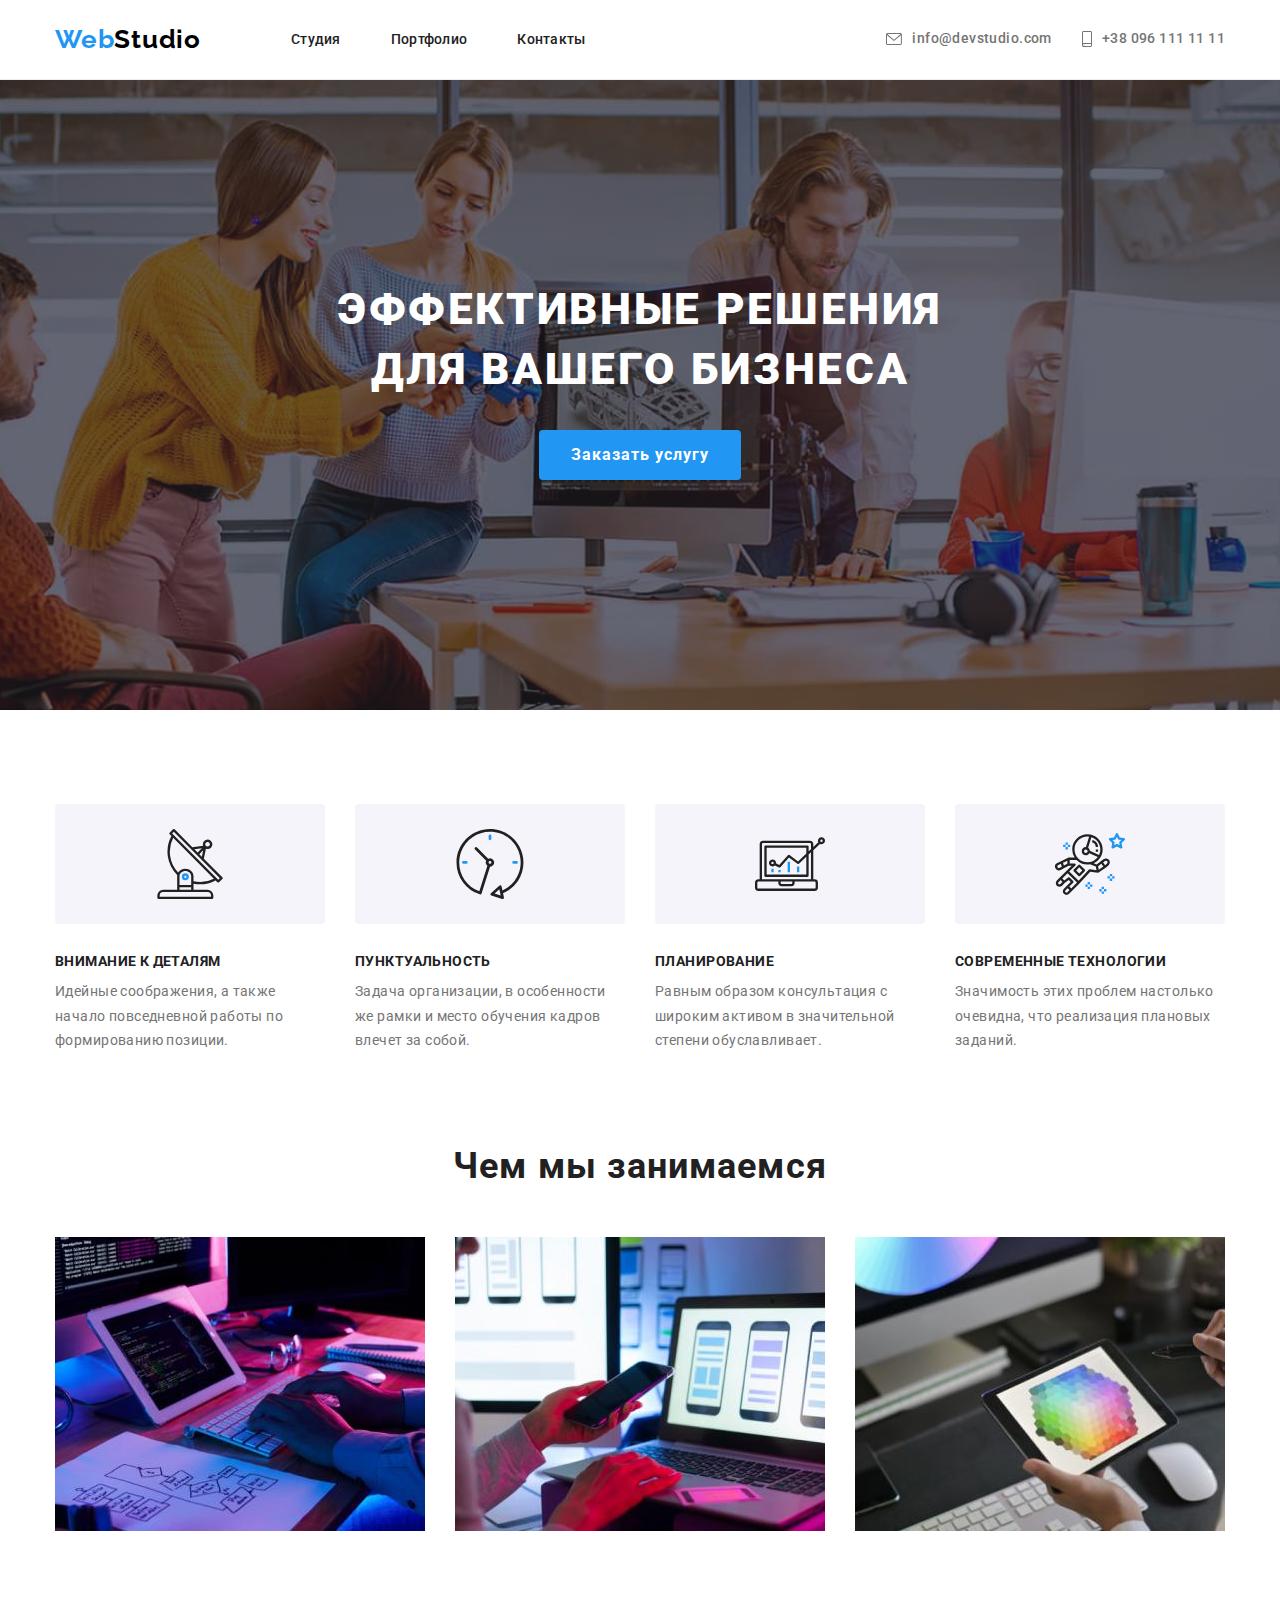
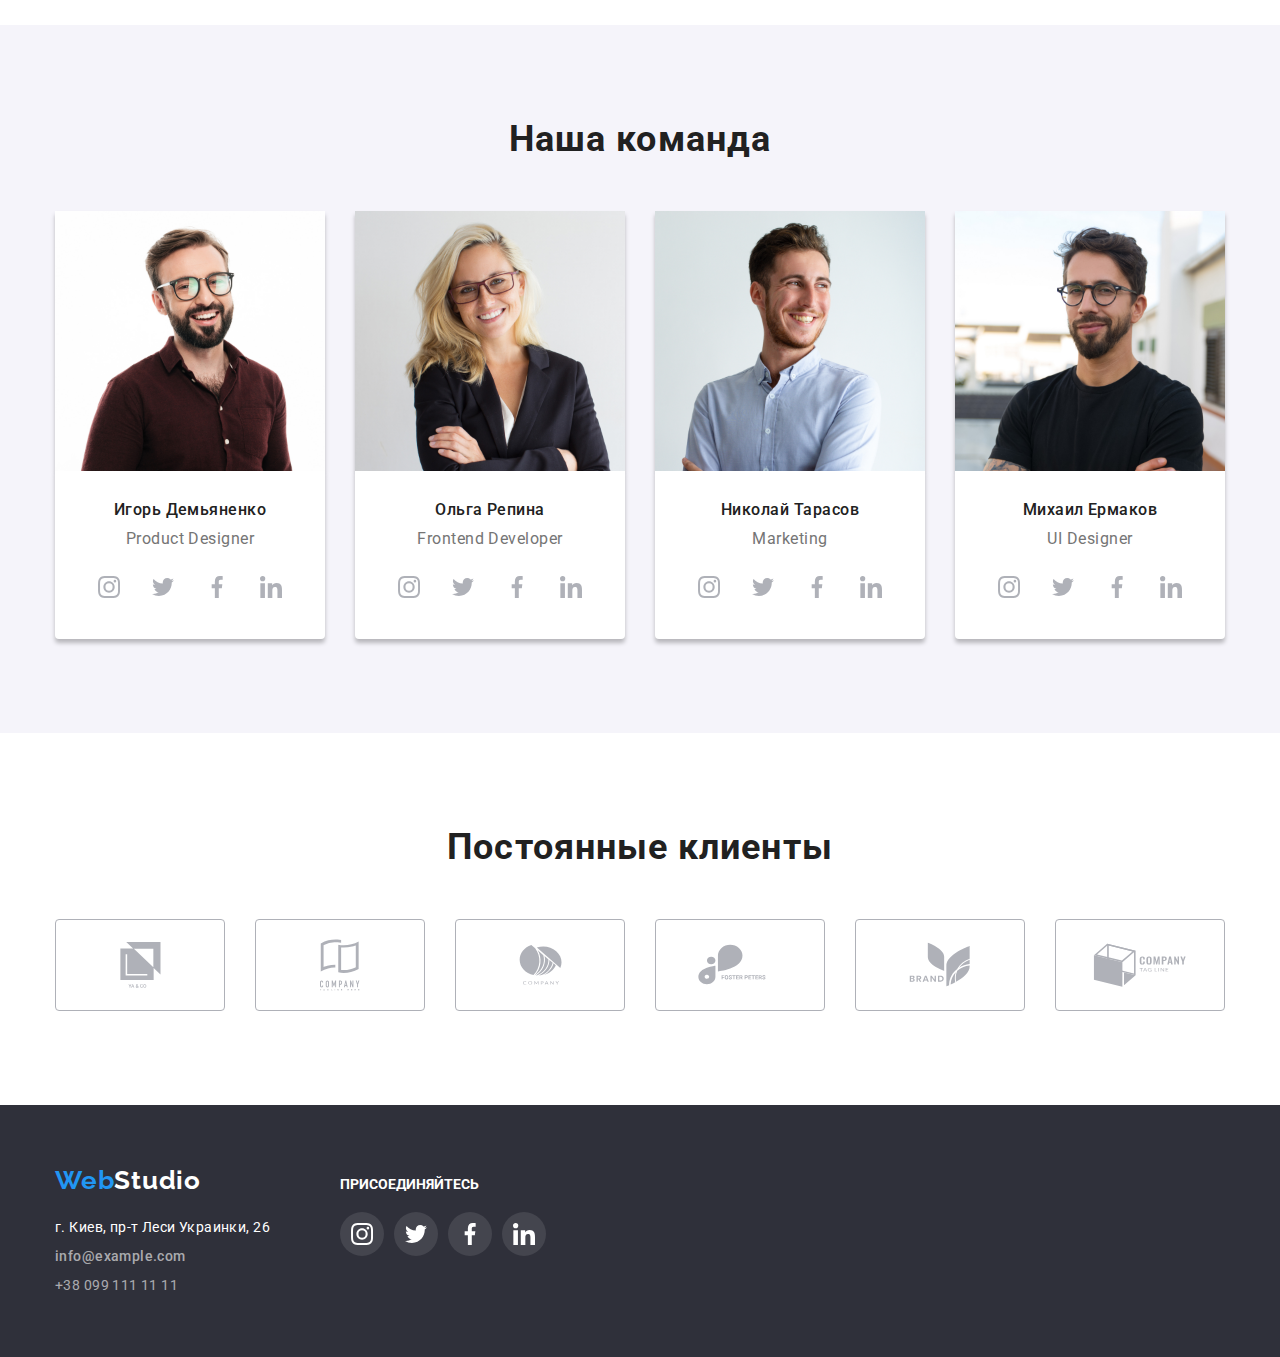
<file: index.html>
<!DOCTYPE html>
<html lang="ru">

<head>
    <meta charset="UTF-8">
    <meta http-equiv="X-UA-Compatible" content="IE=edge">
    <meta name="viewport" content="width=device-width, initial-scale=1.0">
    <title>WebStudio</title>
    <link rel="stylesheet" href="https://cdnjs.cloudflare.com/ajax/libs/modern-normalize/1.1.0/modern-normalize.min.css"
        integrity="sha512-wpPYUAdjBVSE4KJnH1VR1HeZfpl1ub8YT/NKx4PuQ5NmX2tKuGu6U/JRp5y+Y8XG2tV+wKQpNHVUX03MfMFn9Q=="
        crossorigin="anonymous" referrerpolicy="no-referrer" />
    <link rel="stylesheet" href="https://cdnjs.cloudflare.com/ajax/libs/modern-normalize/1.1.0/modern-normalize.css"
        integrity="sha512-Y0MM+V6ymRKN2zStTqzQ227DWhhp4Mzdo6gnlRnuaNCbc+YN/ZH0sBCLTM4M0oSy9c9VKiCvd4Jk44aCLrNS5Q=="
        crossorigin="anonymous" referrerpolicy="no-referrer" /> 
    <link rel="preconnect" href="https://fonts.gstatic.com">
    <link rel="preconnect" href="https://fonts.gstatic.com">
    <link
        href="https://fonts.googleapis.com/css2?family=Raleway:wght@700&family=Roboto:wght@400;500;700;900&display=swap"
        rel="stylesheet">
    <link rel="stylesheet" href="./css/styles.css" />

</head>

<body>
    <!--Шапка-->
    <header class="header">
        <div class="container header-container">
            <nav class="nav-container">
                <a href="./index.html" lang="en" target="" rel="" class="logo logo-container"><span class="logo logo-start">Web</span>Studio</a>
                    <ul class="contact-container">
                        <li class="link-nav-item"><a href="./studio.html" class="link-nav">Студия</a></li>
                        <li class="link-nav-item"><a href="./portfolio.html" class="link-nav">Портфолио</a></li>
                        <li class="link-nav-item"><a href="" class="link-nav">Контакты</a></li>
                    </ul>   
            </nav>
                <ul class="contact-container">
                    <li class="link-mail">
                        <a href="mailto:info@devstudio.com" class="link-mail-tel top">
                            <svg class="mail-top" width="16" height="12">
                                <use href="./images/icons.svg#icon-envelope"></use>
                            </svg>
                        info@devstudio.com</a>
                    </li>
                    <li class="tel">
                        <a href="tel:+380961111111" class="link-mail-tel top">
                            <svg class="tel-top" width="10" height="16">
                                <use href="./images/icons.svg#icon-smartphone"></use>
                            </svg>
                        +38 096 111 11 11</a>
                    </li>
                </ul>
        </div>
    </header>

    <main>
        <!--Герой + кнопка-->
        <section class="hero">
            <div class="container">
                <h1 class="hero-title">Эффективные решения <br> для вашего бизнеса</h1>
                <button type="button" class="button-active">Заказать услугу</button>
            </div>
        </section>

        <!--Наши особенности-->
        <section class="section">
            <div class="container our-features">
                <h2 class="title-our-features">Наши особенности</h2>
                <ul class="features-list">
                    <li class="features-list-item">
                        <div class="features-icon">
                            <svg width="70" height="70">
                                <use href="./images/icons.svg#icon-antenna-1"></use>
                            </svg>
                        </div>
                        <h3>Внимание к деталям</h3>
                        <p class="features-p">Идейные соображения, а также начало повседневной работы по формированию позиции.</p>     
                    </li>
                    <li class="features-list-item">
                        <div class="features-icon">
                            <svg width="70" height="70">
                                <use href="./images/icons.svg#icon-clock-1"></use>
                            </svg>
                        </div>
                        <h3>Пунктуальность</h3>
                        <p class="features-p">Задача организации, в особенности же рамки и место обучения кадров влечет за собой.</p>
                    </li>
                    <li class="features-list-item">
                        <div class="features-icon">
                            <svg width="70" height="70">
                                <use href="./images/icons.svg#icon-diagram-1"></use>
                            </svg>
                        </div>
                        <h3>Планирование</h3>
                        <p class="features-p">Равным образом консультация с широким активом в значительной степени обуславливает.</p>
                    </li>
                    <li class="features-list-item">
                        <div class="features-icon">
                            <svg width="70" height="70">
                               <use href="./images/icons.svg#icon-astronaut-1"></use> 
                            </svg>
                        </div>
                        <h3>Современные технологии</h3>
                        <p class="features-p">Значимость этих проблем настолько очевидна, что реализация плановых заданий.</p>                        
                    </li>
                </ul>
            </div>
        </section>

        <!--Чем мы занимаемся-->
        <section class="features-section">
            <div class="container">
                <h2 class="what-we-do">Чем мы занимаемся</h2>
                    <ul class="img-list">
                        <li class="img-list-item">
                            <a href=""><img src="./images/whatarewedoing/box1.jpg" alt="Разработка програмного обеспечения" width="370"></a>
                        </li>
                        <li class="img-list-item">
                            <a href=""><img src="./images/whatarewedoing/box2.jpg" alt="Разработка мобильных приложений" width="370"></a>
                        </li>
                        <li class="img-list-item">
                            <a href=""><img src="./images/whatarewedoing/box3.jpg" alt="Дизайн" width="370"></a>
                        </li>
                    </ul>
            </div>
        </section>

        <!--Наша команда-->
        <section class="section team-section">
            <div class="container">
                <h2 class="our-team">Наша команда</h2>
                    <ul class="team-list">
                        <li class="team-list-member">
                            <img src="./images/team/igordem.jpg" alt="Игорь Демьяненко" width="270" class="team-photo">
                            <div class="team-member">
                                <h3>Игорь Демьяненко</h3>
                                <p lang="en">Product Designer</p>
                                <ul class="social-icons-list">
                                    <li class="social-icons-list-item">
                                        <a href="" class="social-icons-link">
                                            <svg class="social-icons-link-inside" width="22" height="22">
                                                <use href="./images/icons.svg#icon-instagram-2"></use>
                                            </svg>
                                        </a>
                                    </li>
                                    <li class="social-icons-list-item">
                                        <a href="" class="social-icons-link">
                                            <svg class="social-icons-link-inside" width="22" height="22">
                                                <use href="./images/icons.svg#icon-twitter-1"></use>
                                            </svg>
                                        </a>
                                    </li>
                                    <li class="social-icons-list-item">
                                        <a href="" class="social-icons-link">
                                            <svg class="social-icons-link-inside" class="social-icons-link-inside"width="22" height="22">
                                                <use href="./images/icons.svg#icon-facebook-1"></use>
                                            </svg>
                                        </a>
                                    </li>
                                    <li class="social-icons-list-item">
                                        <a href="" class="social-icons-link">
                                            <svg class="social-icons-link-inside" width="22" height="22">
                                                <use href="./images/icons.svg#icon-linkedin-1"></use>
                                            </svg>
                                        </a>
                                    </li>
                                </ul>
                            </div>
                        </li>
                        <li class="team-list-member">
                            <img src="./images/team/olga.jpg" alt="Ольга Репина" width="270"   class="team-photo">
                            <div class="team-member">
                                <h3>Ольга Репина</h3>
                                <p lang="en">Frontend Developer</p>
                                <ul class="social-icons-list">
                                    <li class="social-icons-list-item">
                                        <a href="" class="social-icons-link">
                                            <svg class="social-icons-link-inside" width="22" height="22">
                                                <use href="./images/icons.svg#icon-instagram-2"></use>
                                            </svg>
                                        </a>
                                    </li>
                                    <li class="social-icons-list-item">
                                        <a href="" class="social-icons-link">
                                            <svg class="social-icons-link-inside" width="22" height="22">
                                                <use href="./images/icons.svg#icon-twitter-1"></use>
                                            </svg>
                                        </a>
                                    </li>
                                    <li class="social-icons-list-item">
                                        <a href="" class="social-icons-link">
                                            <svg class="social-icons-link-inside" class="social-icons-link-inside" width="22" height="22">
                                                <use href="./images/icons.svg#icon-facebook-1"></use>
                                            </svg>
                                        </a>
                                    </li>
                                    <li class="social-icons-list-item">
                                        <a href="" class="social-icons-link">
                                            <svg class="social-icons-link-inside" width="22" height="22">
                                                <use href="./images/icons.svg#icon-linkedin-1"></use>
                                            </svg>
                                        </a>
                                    </li>
                                </ul>
                            </div>
                        </li>
                        <li class="team-list-member">
                            <img src="./images/team/tarasov.jpg" alt="Николай Тарасов" width="270"  class="team-photo">
                            <div class="team-member">
                                <h3>Николай Тарасов</h3>
                                <p lang="en">Marketing</p>
                                <ul class="social-icons-list">
                                    <li class="social-icons-list-item">
                                        <a href="" class="social-icons-link">
                                            <svg class="social-icons-link-inside" width="22" height="22">
                                                <use href="./images/icons.svg#icon-instagram-2"></use>
                                            </svg>
                                        </a>
                                    </li>
                                    <li class="social-icons-list-item">
                                        <a href="" class="social-icons-link">
                                            <svg class="social-icons-link-inside" width="22" height="22">
                                                <use href="./images/icons.svg#icon-twitter-1"></use>
                                            </svg>
                                        </a>
                                    </li>
                                    <li class="social-icons-list-item">
                                        <a href="" class="social-icons-link">
                                            <svg class="social-icons-link-inside" class="social-icons-link-inside" width="22" height="22">
                                                <use href="./images/icons.svg#icon-facebook-1"></use>
                                            </svg>
                                        </a>
                                    </li>
                                    <li class="social-icons-list-item">
                                        <a href="" class="social-icons-link">
                                            <svg class="social-icons-link-inside" width="22" height="22">
                                                <use href="./images/icons.svg#icon-linkedin-1"></use>
                                            </svg>
                                        </a>
                                    </li>
                                </ul>
                            </div>
                        </li>
                        <li class="team-list-member">
                            <img src="./images/team/ermakov.jpg" alt="Михаил Ермаков" width="270" class="team-photo">
                            <div class="team-member">
                                <h3>Михаил Ермаков</h3>
                                <p lang="en">UI Designer</p>
                                <ul class="social-icons-list">
                                    <li class="social-icons-list-item">
                                        <a href="" class="social-icons-link">
                                            <svg class="social-icons-link-inside" width="22" height="22">
                                                <use href="./images/icons.svg#icon-instagram-2"></use>
                                            </svg>
                                        </a>
                                    </li>
                                    <li class="social-icons-list-item">
                                        <a href="" class="social-icons-link">
                                            <svg class="social-icons-link-inside" width="22" height="22">
                                                <use href="./images/icons.svg#icon-twitter-1"></use>
                                            </svg>
                                        </a>
                                    </li>
                                    <li class="social-icons-list-item">
                                        <a href="" class="social-icons-link">
                                            <svg class="social-icons-link-inside" width="22" height="22">
                                                <use href="./images/icons.svg#icon-facebook-1"></use>
                                            </svg>
                                        </a>
                                    </li>
                                    <li class="social-icons-list-item">
                                        <a href="" class="social-icons-link">
                                            <svg class="social-icons-link-inside" width="22" height="22">
                                                <use href="./images/icons.svg#icon-linkedin-1"></use>
                                            </svg>
                                        </a>
                                    </li>
                                </ul>
                            </div>
                        </li>
                    </ul>
            </div>
        </section>
        
        <!--Наші клієнти-->

        <section class="our-customers">
            <div class="container">
                <h2>Постоянные клиенты</h2>
                <ul class="our-customer-list">
                    <li class="our-customer-list-item">
                        <a href="" class="our-customer-link">
                            <svg class="our-customer-icon yaco" width="41" height="46">
                                <use href="./images/icons.svg#icon-yaco"></use>
                            </svg>
                        </a>
                    </li>
                    <li class="our-customer-list-item">
                        <a href="" class="our-customer-link">
                            <svg class="our-customer-icon company" width="40" height="52">
                                <use href="./images/icons.svg#icon-company"></use>
                            </svg>
                        </a>
                    </li>
                    <li class="our-customer-list-item">
                        <a href="" class="our-customer-link">
                            <svg class="our-customer-icon zernyatko" width="43" height="41">
                                <use href="./images/icons.svg#icon-zernyatko"></use>
                            </svg>
                        </a>
                    </li>
                    <li class="our-customer-list-item">
                        <a href="" class="our-customer-link">
                            <svg class="our-customer-icon capli" width="84" height="41">
                                <use href="./images/icons.svg#icon-capli"></use>
                            </svg>
                        </a>
                    </li>
                    <li class="our-customer-list-item">
                        <a href="" class="our-customer-link">
                            <svg class="our-customer-icon brand" width="62" height="45">
                                <use href="./images/icons.svg#icon-brand"></use>
                            </svg>
                        </a>
                    </li>
                    <li class="our-customer-list-item">
                        <a href="" class="our-customer-link">
                            <svg class="our-customer-icon square" width="94" height="44">
                                <use href="./images/icons.svg#icon-square"></use>
                            </svg>
                        </a>
                    </li>
                </ul>
            </div>
        </section>
    </main>
    <footer class="footer">
        <div class="container container-footer">
            <div>
            <h2 class="logo-footer"> <a href="./index.html" lang="en" target="" rel="" class="logo"><span class="logo logo-start">Web</span><span class="logo logo-finish">Studio</span></a></h2>
                        <address class="adress-footer">
                            <p>г. Киев, пр-т Леси Украинки, 26 <br></p>
                            <a href="mailto:info@example.com" class="link-mail-tel down">info@example.com</a>
                            <a href="tel:+380991111111" class="link-mail-tel-footer">+38 099 111 11 11</a>
                        </address>
            </div>
            <div class="social-link-footer">
                <h2 class="social-link-title">Присоединяйтесь</h2>
                    <ul class="social-icons-list">
                        <li class="social-icons-list-item podval">
                            <a href="" class="social-icons-link podval">
                                <svg class="social-icons-link-inside podval" width="22" height="22">
                                    <use href="./images/icons.svg#icon-instagram-2"></use>
                                </svg>
                            </a>
                        </li>
                        <li class="social-icons-list-item podval">
                            <a href="" class="social-icons-link podval">
                                <svg class="social-icons-link-inside podval" width="22" height="22">
                                    <use href="./images/icons.svg#icon-twitter-1"></use>
                                </svg>
                            </a>
                        </li>
                        <li class="social-icons-list-item podval">
                            <a href="" class="social-icons-link podval">
                                <svg class="social-icons-link-inside podval" width="22" height="22">
                                    <use href="./images/icons.svg#icon-facebook-1"></use>
                                </svg>
                            </a>
                        </li>
                        <li class="social-icons-list-item podval">
                            <a href="" class="social-icons-link podval">
                                <svg class="social-icons-link-inside podval" width="22" height="22">
                                    <use href="./images/icons.svg#icon-linkedin-1"></use>
                                </svg>
                            </a>
                        </li>
                    </ul>
            </div>
        </div>
    </footer>
</body>
</html>
</file>
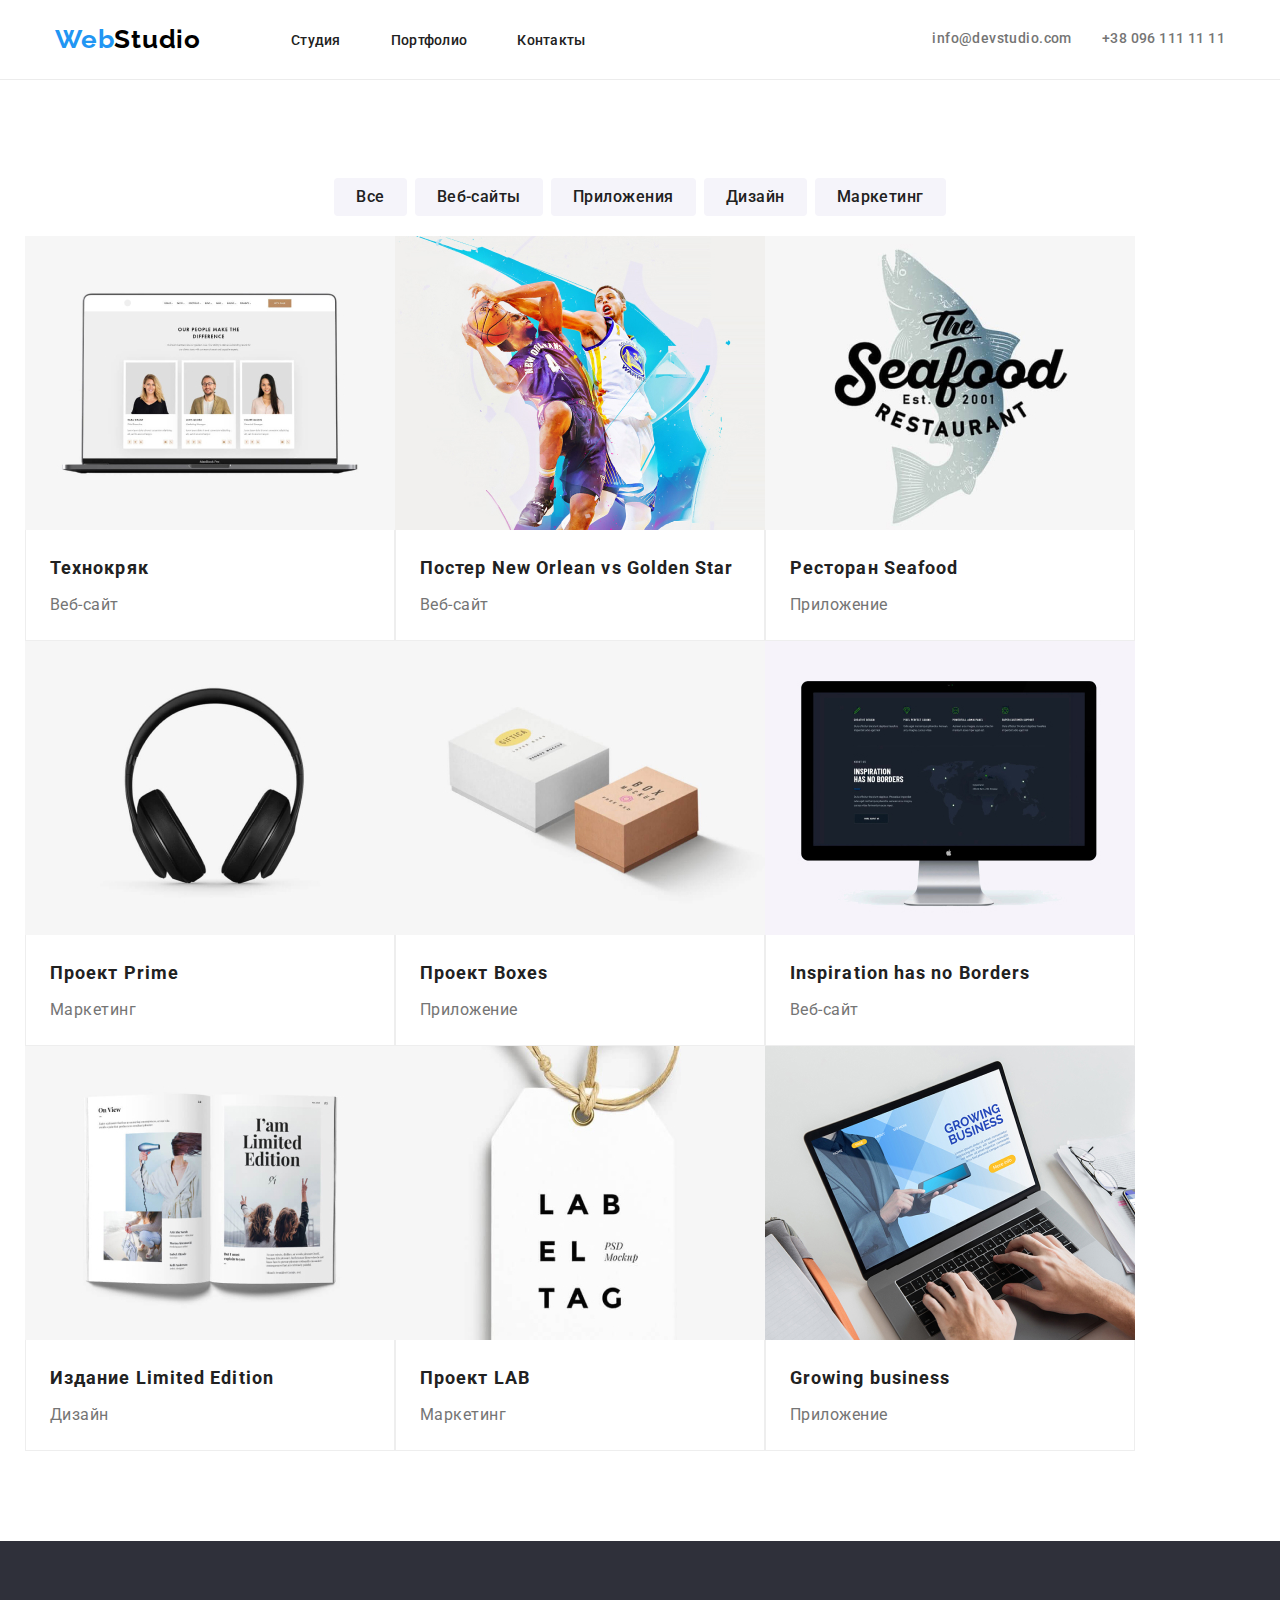
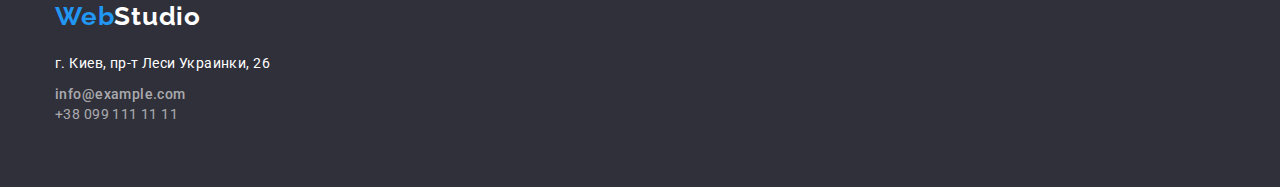
<file: portfolio.html>
<!DOCTYPE html>
<html lang="ru">
<head>
    <meta charset="UTF-8">
    <meta http-equiv="X-UA-Compatible" content="IE=edge">
    <meta name="viewport" content="width=device-width, initial-scale=1.0">
    <title>Portfolio</title>
    <link rel="stylesheet" href="https://cdnjs.cloudflare.com/ajax/libs/modern-normalize/1.1.0/modern-normalize.min.css"
        integrity="sha512-wpPYUAdjBVSE4KJnH1VR1HeZfpl1ub8YT/NKx4PuQ5NmX2tKuGu6U/JRp5y+Y8XG2tV+wKQpNHVUX03MfMFn9Q=="
        crossorigin="anonymous" referrerpolicy="no-referrer" />
    <link rel="preconnect" href="https://fonts.gstatic.com">
    <link rel="preconnect" href="https://fonts.gstatic.com">
    <link href="https://fonts.googleapis.com/css2?family=Raleway:wght@700&family=Roboto:wght@400;500;700;900&display=swap" rel="stylesheet">
    <link rel="stylesheet" href="./css/styles.css" />
</head>
<body>
<!--Шапка-->
<!--Шапка-->
<header class="header">
    <div class="container header-container">
        <nav class="nav-container">
            <a href="./index.html" lang="en" target="" rel="" class="logo logo-container"><span
                    class="logo logo-start">Web</span>Studio</a>
            <ul class="contact-container">
                <li class="link-nav-item"><a href="./studio.html" class="link-nav">Студия</a></li>
                <li class="link-nav-item"><a href="./portfolio.html" class="link-nav">Портфолио</a></li>
                <li class="link-nav-item"><a href="" class="link-nav">Контакты</a></li>
            </ul>
        </nav>
        <ul class="contact-container">
            <li class="link-mail"><a href="mailto:info@devstudio.com" class="link-mail-tel top">info@devstudio.com</a>
            </li>
            <li><a href="tel:+380961111111" class="link-mail-tel top">+38 096 111 11 11</a></li>
        </ul>
    </div>
</header>

<main>
<!--Фильтр по направлениям проктов + реализованные проекты-->
    <section class="projects-section">
        <div class="container">
            <h2 class="title-projects">Реализованные проекты</h2>
                <ul class="projects-select">
                    <li class="projects-btn-link">
                     <button type="button" class="projects-button">Все</button>
                    </li>
                    <li class="projects-btn-link">
                        <button type="button"class="projects-button">Веб-сайты</button>
                    </li>
                    <li class="projects-btn-link">
                        <button type="button"class="projects-button">Приложения</button>
                    </li>
                    <li class="projects-btn-link">
                        <button type="button"class="projects-button">Дизайн</button>
                    </li>
                    <li class="projects-btn-link">
                        <button type="button"class="projects-button">Маркетинг</button>
                    </li>
                </ul>
        </div>
        <div class="container projects">
                <ul class="portfolio-projects">
                    <li class="portfolio-projects-link">                       
                        <img src="./images/projects/technokray.jpg" alt="Технокрай" width="370" height="294">                       
                        <div class="portfolio-name">
                            <h3>Технокряк</h3>
                            <p>Веб-сайт</p>   
                        </div>
                    </li>
                    <li class="portfolio-projects-link">    
                        <img src="./images/projects/nba.jpg" alt="Постер" width="370" height="294">
                        <div class="portfolio-name">
                            <h3>Постер <span lang="en"> New Orlean vs Golden Star</span></h3>
                            <p>Веб-сайт</p>  
                        </div>
                    </li>
                    <li class="portfolio-projects-link">
                        <img src="./images/projects/restaraunt.jpg" alt="Ресторан" width="370" height="294"> 
                        <div class="portfolio-name">
                            <h3>Ресторан <span lang="en"> Seafood </span></h3>
                            <p>Приложение</p>
                        </div>
                    </li>
                    <li class="portfolio-projects-link">
                            <img src="./images/projects/prime.jpg" alt="Проект Prime" width="370" height="294">
                        <div class="portfolio-name">
                            <h3>Проект <span lang="en">Prime</span></h3>
                            <p>Маркетинг</p>
                        </div>        
                    </li>
                    <li class="portfolio-projects-link">
                        <img src="./images/projects/boxes.jpg" alt="Проект Boxes" width="370" height="294">
                        <div class="portfolio-name">
                            <h3>Проект <span lang="ru">Boxes </span></h3>
                            <p>Приложение</p>
                        </div>    
                    </li>
                    <li class="portfolio-projects-link">
                            <img src="./images/projects/inspiration.jpg" alt="Inspiration has no Borders" width="370" height="294">
                            <div class="portfolio-name">
                                <h3 lang="en">Inspiration has no Borders</h3>
                                <p>Веб-сайт</p>
                            </div>
                    </li>
                    <li class="portfolio-projects-link">
                            <img src="./images/projects/magazine.jpg" alt="Издание Limited Edition" width="370" height="294">
                            <div class="portfolio-name">
                                <h3>Издание <span>Limited Edition </span></h3>
                                <p>Дизайн</p>
                            </div>
                    </li>
                    <li class="portfolio-projects-link">
                            <img src="./images/projects/lab.jpg" alt="Проект LAB" width="370" height="294">
                            <div class="portfolio-name">
                                <h3>Проект <span lang="en"> LAB </span></h3>
                                <p>Маркетинг</p>
                            </div>
                    </li>
                        <li class="portfolio-projects-link">

                                <img src="./images/projects/growingbusiness.jpg" alt="Growing business" width="370" height="294">
                                <div class="portfolio-name">
                                    <h3 lang="en">Growing business</h3>
                                    <p>Приложение</p>
                                </div>
                        </li>
                </ul>
        </div>
    </section>
</main>

<footer class="footer">
    <div class="container">
        <h2 class="logo-footer"> <a href="./index.html" lang="en" target="" rel="" class="logo"><span
                    class="logo logo-start">Web</span><span class="logo logo-finish">Studio</span></a></h2>
        <address class="adress-footer">
            <p>г. Киев, пр-т Леси Украинки, 26 <br></p>
            <a href="mailto:info@example.com" class="link-mail-tel">info@example.com</a>
            <a href="tel:+380991111111" class="link-mail-tel-footer">+38 099 111 11 11</a>
        </address>
    </div>
</footer>
</body>
</html>
</file>
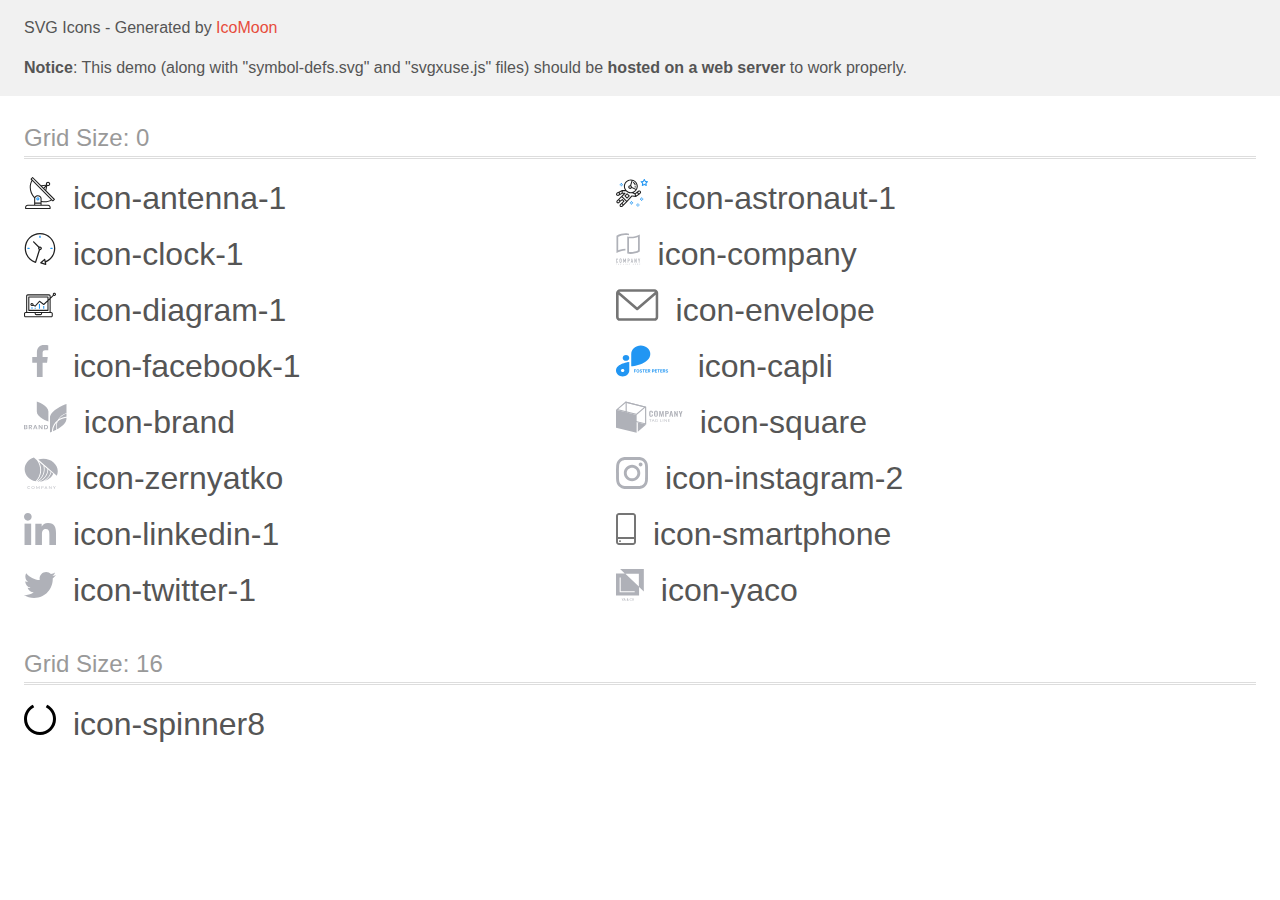
<file: images/icomoon/demo-external-svg.html>
<!doctype html>
<html>
<head>
    <title>IcoMoon - SVG Icons</title>
    <meta charset="utf-8">
    <meta name="viewport" content="width=device-width, initial-scale=1">
    <link rel="stylesheet" href="demo-files/demo.css">
    <link rel="stylesheet" href="style.css">
</head>
<body>
<header class="bgc1 clearfix">
<div class="mhl">
    <p>SVG Icons - Generated by <a href="https://icomoon.io/app">IcoMoon</a></p><p><strong>Notice</strong>: This demo (along with "symbol-defs.svg" and "svgxuse.js" files) should be <b>hosted on a web server</b> to work properly.</p>
</div>
</header>
    <div class="clearfix mhl ptl">
        <h1 class="mvm mtn fgc1">Grid Size: 0</h1>
        <div class="glyph fs1">
            <div class="clearfix pbs">
                <svg class="icon icon-antenna-1"><use xlink:href="symbol-defs.svg#icon-antenna-1"></use></svg><span class="name"> icon-antenna-1</span>
            </div>
        </div>
        <div class="glyph fs1">
            <div class="clearfix pbs">
                <svg class="icon icon-astronaut-1"><use xlink:href="symbol-defs.svg#icon-astronaut-1"></use></svg><span class="name"> icon-astronaut-1</span>
            </div>
        </div>
        <div class="glyph fs1">
            <div class="clearfix pbs">
                <svg class="icon icon-clock-1"><use xlink:href="symbol-defs.svg#icon-clock-1"></use></svg><span class="name"> icon-clock-1</span>
            </div>
        </div>
        <div class="glyph fs1">
            <div class="clearfix pbs">
                <svg class="icon icon-company"><use xlink:href="symbol-defs.svg#icon-company"></use></svg><span class="name"> icon-company</span>
            </div>
        </div>
        <div class="glyph fs1">
            <div class="clearfix pbs">
                <svg class="icon icon-diagram-1"><use xlink:href="symbol-defs.svg#icon-diagram-1"></use></svg><span class="name"> icon-diagram-1</span>
            </div>
        </div>
        <div class="glyph fs1">
            <div class="clearfix pbs">
                <svg class="icon icon-envelope"><use xlink:href="symbol-defs.svg#icon-envelope"></use></svg><span class="name"> icon-envelope</span>
            </div>
        </div>
        <div class="glyph fs1">
            <div class="clearfix pbs">
                <svg class="icon icon-facebook-1"><use xlink:href="symbol-defs.svg#icon-facebook-1"></use></svg><span class="name"> icon-facebook-1</span>
            </div>
        </div>
        <div class="glyph fs1">
            <div class="clearfix pbs">
                <svg class="icon icon-capli"><use xlink:href="symbol-defs.svg#icon-capli"></use></svg><span class="name"> icon-capli</span>
            </div>
        </div>
        <div class="glyph fs1">
            <div class="clearfix pbs">
                <svg class="icon icon-brand"><use xlink:href="symbol-defs.svg#icon-brand"></use></svg><span class="name"> icon-brand</span>
            </div>
        </div>
        <div class="glyph fs1">
            <div class="clearfix pbs">
                <svg class="icon icon-square"><use xlink:href="symbol-defs.svg#icon-square"></use></svg><span class="name"> icon-square</span>
            </div>
        </div>
        <div class="glyph fs1">
            <div class="clearfix pbs">
                <svg class="icon icon-zernyatko"><use xlink:href="symbol-defs.svg#icon-zernyatko"></use></svg><span class="name"> icon-zernyatko</span>
            </div>
        </div>
        <div class="glyph fs1">
            <div class="clearfix pbs">
                <svg class="icon icon-instagram-2"><use xlink:href="symbol-defs.svg#icon-instagram-2"></use></svg><span class="name"> icon-instagram-2</span>
            </div>
        </div>
        <div class="glyph fs1">
            <div class="clearfix pbs">
                <svg class="icon icon-linkedin-1"><use xlink:href="symbol-defs.svg#icon-linkedin-1"></use></svg><span class="name"> icon-linkedin-1</span>
            </div>
        </div>
        <div class="glyph fs1">
            <div class="clearfix pbs">
                <svg class="icon icon-smartphone"><use xlink:href="symbol-defs.svg#icon-smartphone"></use></svg><span class="name"> icon-smartphone</span>
            </div>
        </div>
        <div class="glyph fs1">
            <div class="clearfix pbs">
                <svg class="icon icon-twitter-1"><use xlink:href="symbol-defs.svg#icon-twitter-1"></use></svg><span class="name"> icon-twitter-1</span>
            </div>
        </div>
        <div class="glyph fs1">
            <div class="clearfix pbs">
                <svg class="icon icon-yaco"><use xlink:href="symbol-defs.svg#icon-yaco"></use></svg><span class="name"> icon-yaco</span>
            </div>
        </div>
  </div>
    <div class="clearfix mhl ptl">
        <h1 class="mvm mtn fgc1">Grid Size: 16</h1>
        <div class="glyph fs2">
            <div class="clearfix pbs">
                <svg class="icon icon-spinner8"><use xlink:href="symbol-defs.svg#icon-spinner8"></use></svg><span class="name"> icon-spinner8</span>
            </div>
        </div>
  </div>
<script defer src="svgxuse.js"></script>
</body>
</html>
</file>
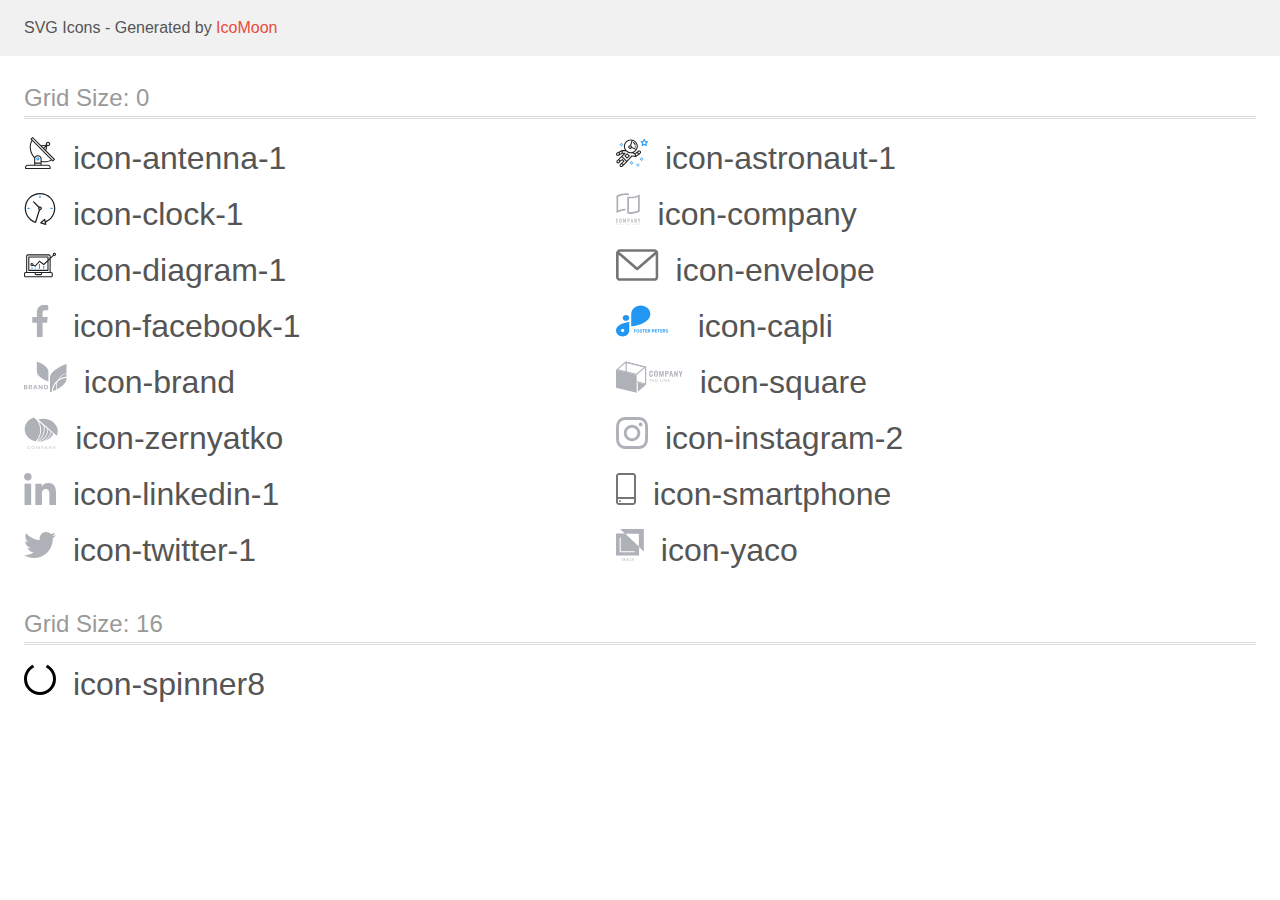
<file: images/icomoon/demo.html>
<!doctype html>
<html>
<head>
    <title>IcoMoon - SVG Icons</title>
    <meta charset="utf-8">
    <meta name="viewport" content="width=device-width, initial-scale=1">
    <link rel="stylesheet" href="demo-files/demo.css">
    <link rel="stylesheet" href="style.css">
</head>
<body>
<svg aria-hidden="true" style="position: absolute; width: 0; height: 0; overflow: hidden;" version="1.1" xmlns="http://www.w3.org/2000/svg" xmlns:xlink="http://www.w3.org/1999/xlink">
<defs>
<symbol id="icon-antenna-1" viewBox="0 0 32 32">
<path fill="#212121" style="fill: var(--color1, #212121)" d="M30.773 22.098l-8.443-8.505 0.937-4.615c0.242 0.094 0.499 0.144 0.758 0.146h0.006c1.192 0.014 2.17-0.941 2.184-2.133s-0.941-2.17-2.133-2.184c-1.192-0.014-2.17 0.941-2.184 2.133-0.003 0.255 0.039 0.509 0.125 0.749l-4.96 0.605-8.091-8.133c-0.099-0.101-0.235-0.159-0.377-0.16-0.14 0.001-0.274 0.056-0.373 0.155l-1.513 1.504c-0.208 0.208-0.208 0.546 0 0.754l0.814 0.826c-3.153 5.798-2.129 12.978 2.519 17.663 0.043 0.041 0.092 0.074 0.146 0.098-0.034 0.18-0.051 0.364-0.052 0.547v6.187h-6.4c-1.472 0.002-2.665 1.195-2.667 2.667v1.067c0 0.295 0.239 0.533 0.533 0.533h24.533c0.295 0 0.533-0.239 0.533-0.533v-1.067c-0.002-1.472-1.195-2.665-2.667-2.667h-6.4v-2.742c1.003 0.21 2.024 0.317 3.049 0.32 2.458-0.003 4.877-0.615 7.040-1.783l0.818 0.823c0.099 0.101 0.235 0.159 0.377 0.16 0.14-0.001 0.274-0.056 0.373-0.155l1.513-1.504c0.208-0.208 0.208-0.546 0-0.754zM23.28 6.233c0.418-0.415 1.093-0.414 1.508 0.004s0.414 1.093-0.004 1.508c-0.2 0.199-0.47 0.31-0.752 0.31h-0.003c-0.589-0.003-1.064-0.483-1.061-1.072 0.002-0.282 0.115-0.552 0.314-0.751h-0.002zM22.024 9.738l-0.598 2.946-1.175-1.182 1.774-1.763zM21.419 8.836l-1.92 1.909-1.485-1.493 3.405-0.415zM24.004 28.8c0.884 0 1.6 0.716 1.6 1.6v0.533h-23.467v-0.533c0-0.884 0.716-1.6 1.6-1.6h20.267zM16.537 26.667v1.067h-5.333v-1.067h5.333zM11.204 25.6v-4.053c0-1.294 1.196-2.347 2.667-2.347s2.667 1.053 2.667 2.347v4.053h-5.333zM17.604 23.904v-2.357c0-1.882-1.675-3.413-3.733-3.413-1.331-0.020-2.576 0.657-3.281 1.786-4.058-4.274-4.971-10.645-2.279-15.887l18.602 18.708c-2.872 1.461-6.165 1.873-9.309 1.163zM28.893 23.22l-21.057-21.181 0.755-0.752 7.935 7.98c0.004 0 0.006 0.007 0.010 0.010l13.115 13.191-0.757 0.752z"></path>
<path fill="#2196f3" style="fill: var(--color2, #2196f3)" d="M13.876 20.267h-0.005c-0.884-0.001-1.601 0.714-1.602 1.598s0.714 1.601 1.598 1.602h0.005c0.884 0.001 1.601-0.714 1.602-1.598s-0.714-1.601-1.598-1.602zM14.249 22.245c-0.1 0.1-0.236 0.156-0.378 0.155-0.295-0.002-0.532-0.242-0.531-0.536 0.001-0.141 0.057-0.276 0.157-0.375s0.233-0.154 0.373-0.155c0.295 0.002 0.532 0.241 0.53 0.536-0.001 0.141-0.057 0.276-0.157 0.375h0.005z"></path>
</symbol>
<symbol id="icon-astronaut-1" viewBox="0 0 32 32">
<path fill="#2196f3" style="fill: var(--color2, #2196f3)" d="M31.974 4.524c-0.063-0.193-0.229-0.333-0.43-0.363l-1.91-0.278-0.855-1.731c-0.179-0.365-0.777-0.365-0.956 0l-0.855 1.731-1.91 0.278c-0.201 0.029-0.367 0.17-0.431 0.363-0.062 0.193-0.011 0.405 0.135 0.547l1.383 1.348-0.326 1.903c-0.034 0.2 0.048 0.402 0.212 0.522 0.166 0.121 0.382 0.135 0.562 0.040l1.709-0.899 1.709 0.899c0.078 0.041 0.164 0.061 0.249 0.061 0.11 0 0.221-0.034 0.314-0.102 0.164-0.119 0.246-0.322 0.212-0.522l-0.326-1.903 1.383-1.348c0.145-0.142 0.197-0.354 0.135-0.547zM29.511 5.851c-0.125 0.122-0.183 0.299-0.153 0.472l0.191 1.114-1-0.526c-0.078-0.041-0.163-0.061-0.249-0.061s-0.17 0.020-0.249 0.061l-1.001 0.526 0.191-1.114c0.030-0.173-0.028-0.349-0.153-0.472l-0.81-0.789 1.119-0.163c0.174-0.025 0.324-0.134 0.402-0.292l0.5-1.013 0.5 1.013c0.078 0.157 0.228 0.267 0.402 0.292l1.119 0.163-0.809 0.789z"></path>
<path fill="#2196f3" style="fill: var(--color2, #2196f3)" d="M26.134 20.522h-1.067v1.067h1.067v-1.067z"></path>
<path fill="#2196f3" style="fill: var(--color2, #2196f3)" d="M26.134 22.656h-1.067v1.067h1.067v-1.067z"></path>
<path fill="#2196f3" style="fill: var(--color2, #2196f3)" d="M27.2 21.589h-1.067v1.067h1.067v-1.067z"></path>
<path fill="#2196f3" style="fill: var(--color2, #2196f3)" d="M25.067 21.589h-1.067v1.067h1.067v-1.067z"></path>
<path fill="#2196f3" style="fill: var(--color2, #2196f3)" d="M22.4 26.389h-1.067v1.067h1.067v-1.067z"></path>
<path fill="#2196f3" style="fill: var(--color2, #2196f3)" d="M22.4 28.522h-1.067v1.067h1.067v-1.067z"></path>
<path fill="#2196f3" style="fill: var(--color2, #2196f3)" d="M23.467 27.456h-1.067v1.067h1.067v-1.067z"></path>
<path fill="#2196f3" style="fill: var(--color2, #2196f3)" d="M21.333 27.456h-1.067v1.067h1.067v-1.067z"></path>
<path fill="#2196f3" style="fill: var(--color2, #2196f3)" d="M16 24.256h-1.067v1.067h1.067v-1.067z"></path>
<path fill="#2196f3" style="fill: var(--color2, #2196f3)" d="M16 26.389h-1.067v1.067h1.067v-1.067z"></path>
<path fill="#2196f3" style="fill: var(--color2, #2196f3)" d="M17.067 25.322h-1.067v1.067h1.067v-1.067z"></path>
<path fill="#2196f3" style="fill: var(--color2, #2196f3)" d="M14.933 25.322h-1.067v1.067h1.067v-1.067z"></path>
<path fill="#2196f3" style="fill: var(--color2, #2196f3)" d="M5.867 6.122h-1.067v1.067h1.067v-1.067z"></path>
<path fill="#2196f3" style="fill: var(--color2, #2196f3)" d="M5.867 8.255h-1.067v1.067h1.067v-1.067z"></path>
<path fill="#2196f3" style="fill: var(--color2, #2196f3)" d="M6.933 7.189h-1.067v1.067h1.067v-1.067z"></path>
<path fill="#2196f3" style="fill: var(--color2, #2196f3)" d="M4.8 7.189h-1.067v1.067h1.067v-1.067z"></path>
<path fill="#212121" style="fill: var(--color1, #212121)" d="M24.715 14.159c-0.287-0.388-0.709-0.637-1.188-0.705-0.481-0.068-0.956 0.058-1.34 0.352l-1.252 0.96-1.898 1.417-1.358-0.541c2.421-1.086 4.114-3.508 4.114-6.32 0-3.823-3.123-6.933-6.961-6.933s-6.961 3.11-6.961 6.933c0 1.386 0.414 2.674 1.12 3.758l-2.764-0.024c-0.002 0-0.003 0-0.005 0-0.009 0-0.015 0.004-0.023 0.005-0.053 0.002-0.105 0.013-0.155 0.031-0.013 0.005-0.026 0.008-0.038 0.013-0.006 0.003-0.013 0.003-0.019 0.006l-3.233 1.596c-0.001 0-0.001 0-0.001 0.001l-1.893 0.911c-0.021 0.009-0.042 0.021-0.063 0.035-0.755 0.502-1.012 1.489-0.598 2.295 0.22 0.429 0.595 0.745 1.056 0.889 0.178 0.055 0.359 0.083 0.539 0.083 0.29 0 0.577-0.071 0.839-0.211l1.388-0.738 2.264-1.169 1.357-0.008-5.442 5.416c-0.001 0.001-0.001 0.001-0.002 0.001l-1.339 1.333c-0.316 0.315-0.49 0.732-0.49 1.178s0.174 0.863 0.49 1.179c0.325 0.323 0.752 0.485 1.179 0.485s0.854-0.162 1.18-0.485l1.314-1.309 1.741-1.3 0.901 0.897-1.762 1.754c-0 0.001-0.001 0.001-0.002 0.001l-1.339 1.333c-0.316 0.315-0.49 0.732-0.49 1.178s0.174 0.863 0.49 1.179c0.325 0.323 0.753 0.485 1.18 0.485s0.855-0.162 1.18-0.485l3.482-3.467c0.001-0.001 0.001-0.001 0.001-0.002l1.010-1-0.004-0.004c0.006-0.006 0.015-0.009 0.022-0.015l5.166-5.658 3.471 0.494c0.025 0.004 0.050 0.005 0.075 0.005 0.065 0 0.127-0.015 0.187-0.038 0.018-0.006 0.033-0.015 0.050-0.023 0.019-0.010 0.039-0.015 0.058-0.027l3.213-2.133c0.012-0.008 0.018-0.021 0.029-0.029 0.013-0.010 0.029-0.014 0.041-0.026l1.271-1.191c0.662-0.62 0.753-1.635 0.212-2.362zM2.13 17.77c-0.173 0.093-0.37 0.111-0.558 0.052-0.187-0.058-0.338-0.186-0.427-0.358-0.161-0.314-0.068-0.695 0.214-0.902l1.314-0.632 0.449 1.312-0.992 0.528zM5.628 15.942l-1.548 0.8-0.439-1.283 2.027-1.001-0.040 1.484zM20.727 9.322c0 0.918-0.219 1.785-0.599 2.559l-4.181-1.899c-0.044-0.573-0.341-1.075-0.788-1.388l1.464-4.86c2.378 0.756 4.105 2.974 4.105 5.588zM8.938 9.322c0-3.235 2.644-5.867 5.894-5.867 0.253 0 0.5 0.021 0.745 0.052l-1.432 4.754c-0.019-0.001-0.037-0.006-0.057-0.006-1.033 0-1.873 0.837-1.873 1.867s0.84 1.867 1.873 1.867c0.694 0 1.294-0.383 1.618-0.945l3.862 1.755c-1.075 1.446-2.795 2.39-4.737 2.39-3.25 0-5.894-2.632-5.894-5.867zM14.894 10.122c0 0.441-0.362 0.8-0.806 0.8s-0.806-0.359-0.806-0.8c0-0.441 0.362-0.8 0.806-0.8s0.806 0.359 0.806 0.8zM2.465 25.146c-0.236 0.234-0.619 0.234-0.854 0.001-0.114-0.114-0.176-0.263-0.176-0.423s0.062-0.309 0.176-0.421l0.962-0.958 0.851 0.848-0.959 0.955zM5.679 28.88c-0.236 0.234-0.619 0.235-0.855 0.001-0.114-0.114-0.176-0.263-0.176-0.423s0.062-0.309 0.176-0.421l0.963-0.959 0.852 0.848-0.96 0.955zM9.16 25.411c-0.001 0-0.001 0-0.002 0.001l-1.765 1.76-0.852-0.848 1.763-1.755c0 0 0 0 0-0s0.001-0.001 0.002-0.001c0.040-0.040 0.065-0.088 0.090-0.135 0.007-0.014 0.020-0.026 0.026-0.040 0.017-0.041 0.019-0.085 0.026-0.129 0.003-0.025 0.014-0.047 0.014-0.073 0-0.036-0.013-0.070-0.020-0.106-0.006-0.032-0.006-0.065-0.019-0.095-0.020-0.050-0.055-0.094-0.091-0.138-0.010-0.012-0.014-0.027-0.025-0.038 0 0 0 0-0.001 0s-0.001-0.002-0.001-0.002l-1.607-1.6c-0.017-0.017-0.039-0.024-0.058-0.038-0.028-0.022-0.055-0.042-0.087-0.058-0.030-0.015-0.061-0.024-0.093-0.033-0.034-0.010-0.067-0.017-0.103-0.020-0.033-0.002-0.063 0.001-0.095 0.005-0.036 0.004-0.069 0.009-0.104 0.020-0.034 0.011-0.063 0.027-0.094 0.045-0.020 0.011-0.042 0.015-0.061 0.029l-1.773 1.324-0.901-0.897 2.399-2.386 4.361 4.289-0.928 0.919zM15.979 18.394c-0.015-0.002-0.030 0.004-0.045 0.003-0.039-0.002-0.076 0.001-0.115 0.007-0.030 0.005-0.059 0.011-0.088 0.021-0.034 0.012-0.065 0.028-0.097 0.047-0.030 0.018-0.057 0.037-0.083 0.061-0.013 0.011-0.028 0.017-0.040 0.029l-4.698 5.146-4.328-4.257 2.833-2.818c0.209-0.208 0.21-0.546 0.002-0.755-0.105-0.105-0.243-0.157-0.381-0.156v-0.001l-2.219 0.013 0.028-1.607 3.104 0.027c1.265 1.294 3.029 2.101 4.981 2.101 0.437 0 0.864-0.045 1.279-0.123 0.040 0.032 0.079 0.065 0.13 0.085l2.41 0.96 0.331 1.644-3.003-0.427zM20.020 18.572l-0.313-1.558 1.446-1.080 0.947 1.257-2.080 1.381zM23.774 15.741l-0.838 0.785-0.931-1.236 0.831-0.637c0.155-0.119 0.351-0.168 0.543-0.143 0.193 0.027 0.364 0.128 0.48 0.284 0.217 0.292 0.18 0.699-0.085 0.947z"></path>
<path fill="#212121" style="fill: var(--color1, #212121)" d="M13.602 18.544l-2.143-2.133c-0.207-0.207-0.545-0.207-0.753 0l-2.142 2.133c-0.1 0.101-0.157 0.236-0.157 0.378s0.056 0.278 0.157 0.378l2.142 2.133c0.104 0.103 0.241 0.155 0.377 0.155s0.273-0.052 0.376-0.155l2.143-2.133c0.1-0.1 0.157-0.236 0.157-0.378s-0.057-0.278-0.157-0.378zM11.083 20.303l-1.387-1.381 1.387-1.381 1.387 1.381-1.387 1.381z"></path>
<path fill="#212121" style="fill: var(--color1, #212121)" d="M17.164 5.071l-0.258 1.036c0.071 0.018 1.738 0.452 1.738 2.149h1.067c-0-2.017-1.666-2.965-2.547-3.185z"></path>
<path fill="#212121" style="fill: var(--color1, #212121)" d="M19.711 9.322h-1.067v1.067h1.067v-1.067z"></path>
</symbol>
<symbol id="icon-clock-1" viewBox="0 0 32 32">
<path fill="#212121" style="fill: var(--color1, #212121)" d="M31.297 15.301c-0.002-8.452-6.855-15.303-15.308-15.301s-15.303 6.855-15.301 15.308c0.001 6.658 4.307 12.551 10.649 14.576 0.061 0.019 0.124 0.029 0.187 0.029 0.121-0 0.239-0.032 0.342-0.094 0.135-0.080 0.236-0.207 0.283-0.356l3.865-12.25c1.057-0.005 1.909-0.866 1.903-1.923s-0.866-1.909-1.923-1.903c-0.284 0.001-0.565 0.067-0.82 0.191l-5.106-5.107c-0.253-0.245-0.657-0.238-0.902 0.016-0.239 0.247-0.239 0.639 0 0.886l5.103 5.109c-0.392 0.799-0.168 1.764 0.536 2.309l-3.683 11.673c-7.278-2.681-11.004-10.754-8.323-18.032s10.754-11.004 18.032-8.323 11.004 10.754 8.323 18.032c-1.31 3.556-4.001 6.431-7.462 7.973l-0.398-1.874c-0.073-0.344-0.411-0.565-0.756-0.492-0.109 0.023-0.209 0.074-0.292 0.148l-3.837 3.426c-0.263 0.234-0.287 0.637-0.052 0.9 0.076 0.085 0.174 0.149 0.283 0.184l4.899 1.563c0.335 0.108 0.694-0.077 0.802-0.412 0.034-0.106 0.040-0.219 0.017-0.328l-0.391-1.839c5.664-2.388 9.342-7.942 9.329-14.089zM15.992 14.664c0.352 0 0.638 0.286 0.638 0.638s-0.286 0.638-0.638 0.638c-0.352 0-0.638-0.285-0.638-0.638s0.285-0.638 0.638-0.638zM18.093 29.528l2.184-1.948 0.603 2.84-2.787-0.892z"></path>
<path fill="#2196f3" style="fill: var(--color2, #2196f3)" d="M15.354 3.185v1.275c0 0.352 0.285 0.638 0.638 0.638s0.638-0.285 0.638-0.638v-1.275c0-0.352-0.286-0.638-0.638-0.638s-0.638 0.286-0.638 0.638z"></path>
<path fill="#2196f3" style="fill: var(--color2, #2196f3)" d="M3.876 14.664c-0.352 0-0.638 0.286-0.638 0.638s0.285 0.638 0.638 0.638h1.275c0.352 0 0.638-0.285 0.638-0.638s-0.285-0.638-0.638-0.638h-1.275z"></path>
<path fill="#2196f3" style="fill: var(--color2, #2196f3)" d="M28.108 15.939c0.352 0 0.638-0.285 0.638-0.638s-0.285-0.638-0.638-0.638h-1.275c-0.352 0-0.638 0.286-0.638 0.638s0.286 0.638 0.638 0.638h1.275z"></path>
</symbol>
<symbol id="icon-company" viewBox="0 0 25 32">
<path fill="#afb1b8" style="fill: var(--color3, #afb1b8)" d="M10.531 1.806h-0.084c-0.129-0.008-0.258-0.011-0.388-0.014v0h-0.28c-0.244 0-0.494 0.006-0.741 0.019-0.019-0.001-0.037-0.001-0.056 0-2.243 0.127-4.44 0.688-6.471 1.651l-0.266 0.128v13.625l0.623-0.211c0.546-0.188 1.129-0.357 1.731-0.513 1.629-0.418 3.301-0.64 4.982-0.662v1.79c-0.223 0.002-0.439 0.008-0.655 0.019h-0.051c-1.294 0.071-2.577 0.268-3.833 0.588-1.59 0.398-3.124 0.996-4.566 1.779v-17.475c1.497-0.873 3.11-1.529 4.79-1.948 1.475-0.381 2.992-0.576 4.515-0.582h0.263c0.314 0.008 0.621 0.022 0.909 0.044 0.759 0.053 1.511 0.173 2.249 0.358v1.762c-0.717-0.167-1.445-0.277-2.179-0.329-0.015-0.001-0.030-0.003-0.045-0.004-0.152-0.013-0.304-0.026-0.446-0.026zM13.633 3.607c0.391 0.030 0.796 0.044 1.205 0.044 1.601-0.006 3.195-0.21 4.747-0.609 1.589-0.4 3.123-0.998 4.564-1.781v17.163c-1.498 0.873-3.111 1.529-4.792 1.948-1.475 0.379-2.992 0.574-4.515 0.581-1.154 0.009-2.304-0.126-3.425-0.404v-17.275c0.265 0.061 0.537 0.117 0.814 0.164 0.455 0.077 0.934 0.133 1.401 0.167zM22.367 3.74l-0.623 0.21c-0.573 0.192-1.15 0.365-1.731 0.518-1.691 0.434-3.428 0.657-5.173 0.663-0.406 0-0.78-0.011-1.141-0.034l-0.497-0.033v14.017l0.427 0.038c0.395 0.034 0.803 0.052 1.214 0.052 1.374-0.006 2.743-0.183 4.074-0.527 1.096-0.275 2.162-0.658 3.184-1.144l0.266-0.128v-13.63z"></path>
<path fill="#afb1b8" style="fill: var(--color3, #afb1b8)" d="M1.684 25.977c-0.090-0.093-0.197-0.166-0.317-0.214s-0.247-0.071-0.376-0.066c-0.137-0.002-0.273 0.024-0.4 0.075-0.117 0.046-0.222 0.116-0.311 0.205s-0.156 0.196-0.201 0.313c-0.049 0.123-0.073 0.254-0.072 0.387v2.335c-0.006 0.165 0.026 0.328 0.092 0.479 0.055 0.12 0.135 0.226 0.233 0.313 0.093 0.079 0.203 0.135 0.321 0.166 0.114 0.032 0.231 0.048 0.349 0.049 0.13 0.001 0.259-0.027 0.377-0.081 0.117-0.051 0.222-0.124 0.311-0.216 0.087-0.091 0.156-0.197 0.204-0.313 0.050-0.118 0.075-0.244 0.075-0.372v-0.261h-0.61v0.208c0.002 0.071-0.010 0.142-0.036 0.208-0.020 0.050-0.050 0.095-0.089 0.131-0.038 0.031-0.081 0.053-0.128 0.067-0.041 0.014-0.084 0.021-0.128 0.022-0.054 0.006-0.11-0.002-0.16-0.024s-0.094-0.057-0.126-0.101c-0.058-0.094-0.086-0.203-0.081-0.313v-2.177c-0.004-0.121 0.022-0.241 0.075-0.349 0.032-0.049 0.077-0.089 0.129-0.114s0.112-0.034 0.17-0.027c0.053-0.002 0.105 0.009 0.152 0.032s0.089 0.057 0.12 0.099c0.068 0.090 0.104 0.2 0.101 0.313v0.202h0.604v-0.238c0.001-0.14-0.024-0.278-0.075-0.408-0.045-0.122-0.114-0.234-0.204-0.329z"></path>
<path fill="#afb1b8" style="fill: var(--color3, #afb1b8)" d="M5.31 25.95c-0.195-0.164-0.44-0.255-0.694-0.257-0.124 0-0.248 0.023-0.364 0.066-0.119 0.042-0.228 0.107-0.322 0.191-0.101 0.091-0.182 0.202-0.237 0.327-0.061 0.143-0.092 0.297-0.089 0.452v2.239c-0.004 0.158 0.026 0.314 0.089 0.459 0.055 0.12 0.136 0.227 0.237 0.313 0.093 0.087 0.203 0.154 0.322 0.197 0.117 0.043 0.24 0.065 0.364 0.066s0.248-0.023 0.364-0.066c0.121-0.044 0.233-0.111 0.33-0.197 0.097-0.087 0.176-0.194 0.23-0.313 0.063-0.145 0.093-0.301 0.089-0.459v-2.239c0.003-0.155-0.027-0.31-0.089-0.452-0.054-0.123-0.133-0.235-0.23-0.327zM5.025 28.969c0.005 0.060-0.003 0.12-0.024 0.176s-0.054 0.107-0.097 0.148c-0.081 0.068-0.182 0.105-0.287 0.105s-0.207-0.037-0.287-0.105c-0.043-0.041-0.076-0.092-0.097-0.148s-0.029-0.116-0.024-0.176v-2.239c-0.005-0.060 0.003-0.12 0.024-0.176s0.054-0.107 0.097-0.148c0.081-0.068 0.182-0.105 0.287-0.105s0.207 0.037 0.287 0.105c0.043 0.041 0.076 0.092 0.097 0.148s0.029 0.116 0.024 0.176v2.239z"></path>
<path fill="#afb1b8" style="fill: var(--color3, #afb1b8)" d="M10.072 29.969v-4.239h-0.587l-0.771 2.244h-0.011l-0.777-2.244h-0.581v4.239h0.606v-2.579h0.011l0.593 1.823h0.302l0.598-1.823h0.011v2.579h0.606z"></path>
<path fill="#afb1b8" style="fill: var(--color3, #afb1b8)" d="M13.513 26.027c-0.093-0.105-0.211-0.184-0.343-0.232-0.142-0.046-0.29-0.068-0.439-0.066h-0.9v4.239h0.604v-1.656h0.311c0.188 0.009 0.376-0.031 0.545-0.116 0.137-0.076 0.252-0.188 0.332-0.324 0.070-0.113 0.117-0.238 0.139-0.369 0.024-0.16 0.035-0.321 0.033-0.482 0.006-0.204-0.014-0.407-0.059-0.606-0.040-0.147-0.117-0.281-0.223-0.39zM13.201 27.319c-0.003 0.077-0.022 0.152-0.056 0.221-0.035 0.065-0.089 0.117-0.156 0.149-0.089 0.040-0.187 0.058-0.285 0.053h-0.275v-1.441h0.311c0.094-0.005 0.187 0.014 0.272 0.053 0.062 0.036 0.112 0.091 0.142 0.157 0.033 0.074 0.051 0.155 0.053 0.236 0 0.089 0 0.183 0 0.282s0.006 0.2 0 0.291h-0.006z"></path>
<path fill="#afb1b8" style="fill: var(--color3, #afb1b8)" d="M16.374 25.73h-0.495l-0.934 4.239h0.604l0.177-0.911h0.823l0.177 0.911h0.604l-0.957-4.239zM15.817 28.481l0.297-1.537h0.011l0.296 1.537h-0.604z"></path>
<path fill="#afb1b8" style="fill: var(--color3, #afb1b8)" d="M20.277 28.284h-0.011l-0.912-2.554h-0.581v4.239h0.604v-2.549h0.012l0.923 2.549h0.568v-4.239h-0.604v2.554z"></path>
<path fill="#afb1b8" style="fill: var(--color3, #afb1b8)" d="M23.968 25.73l-0.486 1.685h-0.012l-0.486-1.685h-0.64l0.83 2.447v1.792h0.604v-1.792l0.83-2.447h-0.64z"></path>
<path fill="#afb1b8" style="fill: var(--color3, #afb1b8)" d="M0 31.166h0.291v0.817h0.198v-0.817h0.29v-0.167h-0.778v0.167z"></path>
<path fill="#afb1b8" style="fill: var(--color3, #afb1b8)" d="M2.447 30.998l-0.381 0.984h0.21l0.081-0.224h0.392l0.084 0.224h0.215l-0.391-0.984h-0.21zM2.416 31.593l0.134-0.365 0.134 0.365h-0.268z"></path>
<path fill="#afb1b8" style="fill: var(--color3, #afb1b8)" d="M4.866 31.62h0.227v0.127c-0.066 0.053-0.149 0.082-0.234 0.083-0.040 0.002-0.079-0.005-0.116-0.021s-0.068-0.041-0.093-0.072c-0.052-0.075-0.078-0.165-0.073-0.257 0-0.219 0.095-0.329 0.283-0.329 0.050-0.005 0.099 0.008 0.14 0.037s0.070 0.071 0.082 0.12l0.195-0.038c-0.042-0.192-0.181-0.289-0.417-0.289-0.127-0.003-0.25 0.042-0.344 0.127-0.050 0.049-0.088 0.108-0.112 0.174s-0.034 0.135-0.029 0.205c-0.006 0.135 0.039 0.267 0.126 0.369 0.048 0.050 0.107 0.088 0.171 0.113s0.134 0.035 0.203 0.031c0.154 0.004 0.304-0.052 0.417-0.157v-0.388h-0.427v0.166z"></path>
<path fill="#afb1b8" style="fill: var(--color3, #afb1b8)" d="M7.337 30.998h-0.199v0.984h0.69v-0.167h-0.49v-0.817z"></path>
<path fill="#afb1b8" style="fill: var(--color3, #afb1b8)" d="M9.426 30.998h-0.199v0.984h0.199v-0.984z"></path>
<path fill="#afb1b8" style="fill: var(--color3, #afb1b8)" d="M11.469 31.656l-0.403-0.657h-0.193v0.984h0.185v-0.643l0.395 0.643h0.198v-0.984h-0.182v0.657z"></path>
<path fill="#afb1b8" style="fill: var(--color3, #afb1b8)" d="M13.315 31.549h0.49v-0.167h-0.49v-0.216h0.528v-0.167h-0.727v0.984h0.747v-0.167h-0.548v-0.266z"></path>
<path fill="#afb1b8" style="fill: var(--color3, #afb1b8)" d="M17.792 31.387h-0.388v-0.388h-0.198v0.984h0.198v-0.43h0.388v0.43h0.198v-0.984h-0.198v0.388z"></path>
<path fill="#afb1b8" style="fill: var(--color3, #afb1b8)" d="M19.649 31.549h0.492v-0.167h-0.492v-0.216h0.529v-0.167h-0.727v0.984h0.746v-0.167h-0.548v-0.266z"></path>
<path fill="#afb1b8" style="fill: var(--color3, #afb1b8)" d="M22.168 31.549c0.171-0.027 0.258-0.117 0.258-0.274 0.005-0.042-0.001-0.084-0.018-0.123s-0.044-0.072-0.078-0.096c-0.089-0.045-0.189-0.065-0.288-0.058h-0.417v0.984h0.198v-0.412h0.039c0.042-0.003 0.084 0.005 0.123 0.022 0.029 0.018 0.053 0.043 0.070 0.072l0.215 0.313h0.237l-0.12-0.192c-0.053-0.095-0.128-0.176-0.218-0.236zM21.969 31.413h-0.146v-0.247h0.156c0.068-0.005 0.136 0.002 0.201 0.023 0.014 0.013 0.026 0.029 0.033 0.046s0.011 0.037 0.010 0.056c-0.001 0.019-0.006 0.038-0.015 0.055s-0.022 0.032-0.037 0.043c-0.065 0.020-0.133 0.028-0.201 0.023z"></path>
<path fill="#afb1b8" style="fill: var(--color3, #afb1b8)" d="M24.067 31.549h0.49v-0.167h-0.49v-0.216h0.529v-0.167h-0.729v0.984h0.747v-0.167h-0.548v-0.266z"></path>
</symbol>
<symbol id="icon-diagram-1" viewBox="0 0 32 32">
<path fill="#2196f3" style="fill: var(--color2, #2196f3)" d="M14.926 14.965h1.066v4.798h-1.066v-4.797z"></path>
<path fill="#2196f3" style="fill: var(--color2, #2196f3)" d="M19.19 17.097h1.066v2.665h-1.066v-2.665z"></path>
<path fill="#2196f3" style="fill: var(--color2, #2196f3)" d="M10.661 18.696h1.066v1.066h-1.066v-1.066z"></path>
<path fill="#2196f3" style="fill: var(--color2, #2196f3)" d="M7.463 18.163h1.066v1.599h-1.066v-1.599z"></path>
<path fill="#212121" style="fill: var(--color1, #212121)" d="M1.599 28.291h25.587c0.883 0 1.599-0.716 1.599-1.599v-2.132c0-0.883-0.716-1.599-1.599-1.599h-0.533v-13.293l3.028-2.868c0.703 0.346 1.553 0.136 2.013-0.499s0.396-1.508-0.152-2.068-1.42-0.644-2.065-0.198c-0.644 0.446-0.873 1.292-0.542 2.002l-2.281 2.163v-1.23c0-0.883-0.716-1.599-1.599-1.599h-21.322c-0.883 0-1.599 0.716-1.599 1.599v15.992h-0.533c-0.883 0-1.599 0.716-1.599 1.599v2.132c0 0.883 0.716 1.599 1.599 1.599zM30.384 4.837c0.294 0 0.533 0.239 0.533 0.533s-0.239 0.533-0.533 0.533c-0.294 0-0.533-0.239-0.533-0.533s0.239-0.533 0.533-0.533zM3.198 6.969c0-0.294 0.239-0.533 0.533-0.533h21.322c0.294 0 0.533 0.239 0.533 0.533v2.239l-1.066 1.013v-2.186c0-0.294-0.239-0.533-0.533-0.533h-19.19c-0.294 0-0.533 0.239-0.533 0.533v13.326c0 0.294 0.239 0.533 0.533 0.533h19.19c0.294 0 0.533-0.239 0.533-0.533v-9.674l1.066-1.010v12.284h-22.388v-15.992zM7.996 13.899c-0.721-0.002-1.354 0.478-1.546 1.174s0.105 1.433 0.725 1.801c0.62 0.368 1.41 0.276 1.928-0.226l1.853 0.93c0.215 0.108 0.476 0.057 0.636-0.123l3.939-4.431 3.872 2.901c0.208 0.156 0.498 0.139 0.686-0.039l3.365-3.188v8.131h-18.124v-12.26h18.124v2.66l-3.771 3.572-3.904-2.927c-0.222-0.166-0.534-0.135-0.718 0.072l-3.993 4.493-1.493-0.746c0.011-0.064 0.018-0.129 0.020-0.193 0-0.883-0.716-1.599-1.599-1.599zM8.529 15.498c0 0.294-0.239 0.533-0.533 0.533s-0.533-0.239-0.533-0.533c0-0.294 0.239-0.533 0.533-0.533s0.533 0.239 0.533 0.533zM11.727 24.027h5.331v0.533c0 0.294-0.239 0.533-0.533 0.533h-4.264c-0.294 0-0.533-0.239-0.533-0.533v-0.533zM1.066 24.56c0-0.294 0.239-0.533 0.533-0.533h9.062v0.533c0 0.883 0.716 1.599 1.599 1.599h4.264c0.883 0 1.599-0.716 1.599-1.599v-0.533h9.062c0.294 0 0.533 0.239 0.533 0.533v2.132c0 0.294-0.239 0.533-0.533 0.533h-25.587c-0.294 0-0.533-0.239-0.533-0.533v-2.132z"></path>
</symbol>
<symbol id="icon-envelope" viewBox="0 0 43 32">
<path fill="#757575" style="fill: var(--color4, #757575)" d="M38.667 0h-34.667c-2.206 0-4 1.794-4 4v24c0 2.206 1.794 4 4 4h34.667c2.206 0 4-1.794 4-4v-24c0-2.206-1.794-4-4-4zM38.667 2.667c0.181 0 0.353 0.038 0.511 0.103l-17.844 15.466-17.844-15.466c0.158-0.066 0.33-0.103 0.511-0.103h34.667zM38.667 29.333h-34.667c-0.736 0-1.333-0.598-1.333-1.333v-22.413l17.793 15.421c0.251 0.217 0.563 0.326 0.874 0.326s0.622-0.108 0.874-0.326l17.793-15.421v22.413c0 0.736-0.598 1.333-1.333 1.333z"></path>
</symbol>
<symbol id="icon-facebook-1" viewBox="0 0 32 32">
<path fill="#afb1b8" style="fill: var(--color3, #afb1b8)" d="M21.329 5.313h2.921v-5.088c-0.504-0.069-2.237-0.225-4.256-0.225-4.212 0-7.097 2.649-7.097 7.519v4.481h-4.648v5.688h4.648v14.312h5.699v-14.311h4.46l0.708-5.688h-5.169v-3.919c0.001-1.644 0.444-2.769 2.735-2.769z"></path>
</symbol>
<symbol id="icon-capli" viewBox="0 0 65 32">
<path fill="#2196f3" style="fill: var(--color2, #2196f3)" d="M10.016 9.983h-0.002c-1.827 0-3.308 1.316-3.308 2.94v0.002c0 1.624 1.481 2.94 3.308 2.94h0.002c1.827 0 3.308-1.316 3.308-2.94v-0.002c0-1.624-1.481-2.94-3.308-2.94z"></path>
<path fill="#2196f3" style="fill: var(--color2, #2196f3)" d="M34.434 9.043c-0.005-2.255-1.015-4.417-2.81-6.012s-4.226-2.493-6.764-2.498v0c-2.538 0.004-4.972 0.902-6.767 2.497s-2.806 3.757-2.811 6.013v12.436c0 0 19.149-1.895 19.151-12.434v-0.002z"></path>
<path fill="#2196f3" style="fill: var(--color2, #2196f3)" d="M0 25.562c0.005 1.569 0.708 3.073 1.956 4.183s2.94 1.735 4.706 1.74c1.765-0.005 3.457-0.63 4.705-1.739s1.952-2.613 1.957-4.182v-8.654c0 0-13.325 1.32-13.325 8.652zM6.662 27.112c-0.345 0-0.682-0.091-0.969-0.261s-0.511-0.413-0.643-0.696c-0.132-0.283-0.167-0.595-0.099-0.896s0.233-0.577 0.477-0.794 0.555-0.364 0.893-0.424c0.338-0.060 0.689-0.029 1.008 0.088s0.591 0.316 0.783 0.571c0.192 0.255 0.294 0.555 0.294 0.861 0.001 0.204-0.044 0.406-0.131 0.595s-0.216 0.36-0.378 0.505c-0.162 0.145-0.355 0.259-0.567 0.338s-0.439 0.119-0.669 0.119v-0.006z"></path>
<path fill="#2196f3" style="fill: var(--color2, #2196f3)" d="M20.128 26.258h-1.286v1.328h-0.67v-3.25h2.116v0.542h-1.446v0.839h1.286v0.54zM23.346 26.035c0 0.32-0.057 0.6-0.17 0.842s-0.275 0.427-0.487 0.558c-0.21 0.131-0.451 0.196-0.723 0.196-0.269 0-0.51-0.065-0.721-0.194s-0.375-0.314-0.491-0.554c-0.116-0.241-0.175-0.518-0.176-0.83v-0.161c0-0.32 0.057-0.601 0.172-0.844 0.116-0.244 0.279-0.431 0.489-0.56 0.211-0.131 0.452-0.196 0.723-0.196s0.511 0.065 0.721 0.196c0.211 0.129 0.374 0.316 0.489 0.56 0.116 0.242 0.174 0.523 0.174 0.841v0.145zM22.668 25.888c0-0.341-0.061-0.6-0.183-0.777s-0.296-0.266-0.522-0.266c-0.225 0-0.398 0.088-0.52 0.263-0.122 0.174-0.184 0.43-0.185 0.768v0.158c0 0.332 0.061 0.589 0.183 0.772s0.298 0.275 0.527 0.275c0.225 0 0.397-0.088 0.518-0.263 0.121-0.177 0.182-0.434 0.183-0.772v-0.158zM25.518 26.734c0-0.126-0.045-0.223-0.134-0.29-0.089-0.068-0.25-0.14-0.482-0.214-0.232-0.076-0.416-0.15-0.551-0.223-0.369-0.199-0.554-0.468-0.554-0.806 0-0.176 0.049-0.332 0.147-0.469 0.1-0.138 0.242-0.246 0.426-0.324 0.186-0.077 0.394-0.116 0.625-0.116 0.232 0 0.439 0.042 0.621 0.127 0.181 0.083 0.322 0.202 0.422 0.355 0.101 0.153 0.152 0.327 0.152 0.522h-0.67c0-0.149-0.047-0.264-0.141-0.346-0.094-0.083-0.225-0.125-0.395-0.125-0.164 0-0.291 0.035-0.382 0.105-0.091 0.068-0.136 0.159-0.136 0.272 0 0.106 0.053 0.194 0.158 0.266 0.107 0.071 0.264 0.138 0.471 0.201 0.381 0.115 0.659 0.257 0.833 0.426s0.261 0.381 0.261 0.634c0 0.281-0.106 0.502-0.319 0.663-0.213 0.159-0.499 0.239-0.859 0.239-0.25 0-0.478-0.045-0.683-0.136-0.205-0.092-0.362-0.218-0.471-0.377-0.107-0.159-0.161-0.344-0.161-0.554h0.672c0 0.359 0.214 0.538 0.643 0.538 0.159 0 0.284-0.032 0.373-0.096 0.089-0.065 0.134-0.156 0.134-0.272zM29.092 24.879h-0.996v2.708h-0.67v-2.708h-0.982v-0.542h2.647v0.542zM31.431 26.178h-1.286v0.871h1.509v0.538h-2.179v-3.25h2.174v0.542h-1.504v0.775h1.286v0.525zM33.251 26.396h-0.533v1.19h-0.67v-3.25h1.208c0.384 0 0.68 0.086 0.888 0.257s0.312 0.413 0.312 0.725c0 0.222-0.048 0.407-0.145 0.556-0.095 0.147-0.24 0.265-0.435 0.353l0.703 1.328v0.031h-0.719l-0.609-1.19zM32.717 25.854h0.54c0.168 0 0.298-0.042 0.391-0.127 0.092-0.086 0.138-0.205 0.138-0.355 0-0.153-0.044-0.274-0.132-0.362-0.086-0.088-0.219-0.132-0.4-0.132h-0.538v0.975zM36.775 26.441v1.145h-0.67v-3.25h1.268c0.244 0 0.458 0.045 0.643 0.134 0.186 0.089 0.329 0.216 0.429 0.382 0.1 0.164 0.15 0.35 0.15 0.56 0 0.318-0.109 0.57-0.328 0.754-0.217 0.183-0.519 0.275-0.904 0.275h-0.587zM36.775 25.899h0.598c0.177 0 0.312-0.042 0.404-0.125 0.094-0.083 0.141-0.202 0.141-0.357 0-0.159-0.047-0.288-0.141-0.386s-0.223-0.149-0.388-0.152h-0.614v1.020zM41.012 26.178h-1.286v0.871h1.509v0.538h-2.179v-3.25h2.174v0.542h-1.504v0.775h1.286v0.525zM44.119 24.879h-0.995v2.708h-0.67v-2.708h-0.982v-0.542h2.647v0.542zM46.458 26.178h-1.286v0.871h1.509v0.538h-2.178v-3.25h2.174v0.542h-1.504v0.775h1.286v0.525zM48.277 26.396h-0.533v1.19h-0.67v-3.25h1.208c0.384 0 0.68 0.086 0.888 0.257s0.313 0.413 0.313 0.725c0 0.222-0.048 0.407-0.145 0.556-0.095 0.147-0.24 0.265-0.435 0.353l0.703 1.328v0.031h-0.719l-0.609-1.19zM47.744 25.854h0.54c0.168 0 0.298-0.042 0.391-0.127 0.092-0.086 0.138-0.205 0.138-0.355 0-0.153-0.044-0.274-0.132-0.362-0.086-0.088-0.219-0.132-0.4-0.132h-0.538v0.975zM51.679 26.734c0-0.126-0.045-0.223-0.134-0.29-0.089-0.068-0.25-0.14-0.482-0.214-0.232-0.076-0.416-0.15-0.551-0.223-0.369-0.199-0.554-0.468-0.554-0.806 0-0.176 0.049-0.332 0.147-0.469 0.1-0.138 0.242-0.246 0.426-0.324 0.186-0.077 0.394-0.116 0.625-0.116 0.232 0 0.439 0.042 0.621 0.127 0.182 0.083 0.322 0.202 0.422 0.355 0.101 0.153 0.152 0.327 0.152 0.522h-0.67c0-0.149-0.047-0.264-0.141-0.346-0.094-0.083-0.225-0.125-0.395-0.125-0.164 0-0.291 0.035-0.382 0.105-0.091 0.068-0.136 0.159-0.136 0.272 0 0.106 0.053 0.194 0.158 0.266 0.107 0.071 0.264 0.138 0.471 0.201 0.381 0.115 0.658 0.257 0.833 0.426s0.261 0.381 0.261 0.634c0 0.281-0.106 0.502-0.319 0.663-0.213 0.159-0.499 0.239-0.859 0.239-0.25 0-0.478-0.045-0.683-0.136-0.205-0.092-0.362-0.218-0.471-0.377-0.107-0.159-0.161-0.344-0.161-0.554h0.672c0 0.359 0.214 0.538 0.643 0.538 0.159 0 0.283-0.032 0.373-0.096 0.089-0.065 0.134-0.156 0.134-0.272z"></path>
</symbol>
<symbol id="icon-brand" viewBox="0 0 43 32">
<path fill="#afb1b8" style="fill: var(--color3, #afb1b8)" d="M3.239 26.373c0.166 0.188 0.254 0.424 0.25 0.665 0.008 0.158-0.022 0.315-0.089 0.46s-0.169 0.275-0.298 0.38c-0.322 0.223-0.722 0.332-1.125 0.307h-1.977v-4.215h1.937c0.382-0.023 0.761 0.076 1.073 0.28 0.125 0.096 0.224 0.217 0.289 0.354s0.095 0.286 0.086 0.435c0.011 0.233-0.068 0.461-0.225 0.645-0.15 0.168-0.358 0.284-0.589 0.329 0.262 0.044 0.499 0.172 0.668 0.36zM0.92 25.737h0.828c0.188 0.013 0.375-0.037 0.526-0.14 0.062-0.052 0.111-0.116 0.141-0.187s0.043-0.148 0.036-0.225c0.006-0.076-0.007-0.153-0.037-0.224s-0.078-0.135-0.138-0.188c-0.156-0.106-0.349-0.156-0.542-0.142h-0.814v1.106zM2.355 27.353c0.066-0.053 0.119-0.119 0.153-0.193s0.049-0.155 0.043-0.235c0.005-0.081-0.010-0.163-0.045-0.238s-0.088-0.142-0.155-0.195c-0.162-0.11-0.361-0.164-0.562-0.152h-0.868v1.159h0.879c0.198 0.011 0.394-0.041 0.556-0.146z"></path>
<path fill="#afb1b8" style="fill: var(--color3, #afb1b8)" d="M7.197 28.185l-1.077-1.647h-0.405v1.647h-0.927v-4.215h1.754c0.442-0.028 0.879 0.1 1.221 0.358 0.245 0.229 0.393 0.53 0.417 0.85s-0.078 0.637-0.287 0.894c-0.216 0.227-0.512 0.378-0.837 0.428l1.147 1.684h-1.008zM5.715 25.963h0.758c0.526 0 0.789-0.213 0.789-0.638 0.005-0.087-0.009-0.174-0.042-0.255s-0.085-0.156-0.151-0.218c-0.166-0.127-0.38-0.188-0.596-0.171h-0.767l0.009 1.283z"></path>
<path fill="#afb1b8" style="fill: var(--color3, #afb1b8)" d="M12.262 27.337h-1.847l-0.326 0.848h-0.972l1.696-4.168h1.050l1.689 4.168h-0.972l-0.319-0.848zM12.015 26.698l-0.675-1.779-0.675 1.779h1.349z"></path>
<path fill="#afb1b8" style="fill: var(--color3, #afb1b8)" d="M18.602 28.185h-0.92l-2.062-2.867v2.867h-0.918v-4.215h0.918l2.062 2.883v-2.883h0.92v4.215z"></path>
<path fill="#afb1b8" style="fill: var(--color3, #afb1b8)" d="M23.852 27.176c-0.19 0.318-0.48 0.577-0.832 0.743-0.4 0.185-0.845 0.276-1.293 0.266h-1.637v-4.215h1.637c0.448-0.011 0.891 0.078 1.293 0.259 0.352 0.163 0.642 0.419 0.832 0.735 0.189 0.343 0.288 0.722 0.288 1.106s-0.099 0.763-0.288 1.106zM22.799 27.075c0.263-0.28 0.407-0.637 0.407-1.006s-0.144-0.726-0.407-1.006c-0.317-0.254-0.731-0.382-1.152-0.358h-0.639v2.729h0.639c0.42 0.024 0.834-0.105 1.152-0.358z"></path>
<path fill="#afb1b8" style="fill: var(--color3, #afb1b8)" d="M12.838 0.522c0 0 11.873 4.104 11.621 10.043v10.045c0 0-11.864-4.106-11.617-10.045l-0.005-10.043z"></path>
<path fill="#afb1b8" style="fill: var(--color3, #afb1b8)" d="M35.037 18.259c2.242-1.413 4.836-2.288 7.544-2.545v-3.145c-3.12 1.101-5.766 3.097-7.544 5.69z"></path>
<path fill="#afb1b8" style="fill: var(--color3, #afb1b8)" d="M33.69 19.206c1.835-3.384 5.017-5.995 8.891-7.296v-9.061c0 0-16.909 5.846-16.551 14.304v14.302c0 0 0.753-0.262 1.939-0.752 0-0.457 0-0.918 0.054-1.382 0.35-3.926 2.389-7.565 5.668-10.115z"></path>
<path fill="#afb1b8" style="fill: var(--color3, #afb1b8)" d="M32.081 24.52c0.089-0.992 0.287-1.973 0.592-2.928-2.042 2.203-3.278 4.936-3.536 7.815-0.025 0.272-0.038 0.544-0.045 0.824 0.96-0.422 2.078-0.949 3.252-1.569-0.3-1.362-0.388-2.756-0.263-4.141z"></path>
<path fill="#afb1b8" style="fill: var(--color3, #afb1b8)" d="M32.754 24.571c-0.113 1.253-0.042 2.514 0.209 3.75 4.62-2.531 9.811-6.442 9.611-11.168v-0.412c-3.301 0.338-6.389 1.659-8.79 3.76-0.562 1.302-0.909 2.674-1.030 4.069z"></path>
</symbol>
<symbol id="icon-square" viewBox="0 0 67 32">
<path fill="#afb1b8" style="fill: var(--color3, #afb1b8)" d="M33.724 15.224c-0.315-0.419-0.466-0.915-0.43-1.414v-2.050c0-0.628 0.142-1.106 0.428-1.433s0.775-0.489 1.469-0.488c0.652 0 1.115 0.139 1.389 0.417 0.299 0.355 0.444 0.789 0.411 1.226v0.482h-1.167v-0.488c0.004-0.16-0.007-0.319-0.034-0.478-0.017-0.108-0.076-0.208-0.167-0.284-0.12-0.081-0.271-0.121-0.423-0.111-0.16-0.010-0.318 0.031-0.444 0.117-0.102 0.084-0.169 0.193-0.193 0.313-0.033 0.167-0.049 0.337-0.046 0.507v2.488c-0.018 0.24 0.033 0.48 0.15 0.699 0.058 0.074 0.139 0.132 0.233 0.169s0.198 0.050 0.301 0.039c0.149 0.011 0.298-0.030 0.413-0.113 0.095-0.082 0.156-0.188 0.174-0.302 0.027-0.165 0.039-0.332 0.036-0.498v-0.505h1.167v0.461c0.033 0.456-0.109 0.909-0.403 1.289-0.268 0.305-0.725 0.457-1.396 0.457s-1.179-0.163-1.466-0.501z"></path>
<path fill="#afb1b8" style="fill: var(--color3, #afb1b8)" d="M38.583 15.245c-0.295-0.319-0.442-0.784-0.442-1.4v-2.157c0-0.609 0.147-1.070 0.442-1.383s0.788-0.469 1.478-0.467c0.686 0 1.177 0.156 1.471 0.467 0.295 0.313 0.444 0.774 0.444 1.383v2.157c0 0.609-0.15 1.076-0.449 1.397s-0.788 0.482-1.466 0.482c-0.679 0-1.181-0.163-1.478-0.48zM40.605 14.727c0.106-0.2 0.154-0.419 0.14-0.638v-2.641c0.014-0.215-0.034-0.43-0.138-0.626-0.059-0.075-0.142-0.135-0.238-0.172s-0.203-0.050-0.308-0.037c-0.105-0.013-0.212 0-0.308 0.037s-0.18 0.096-0.24 0.172c-0.106 0.195-0.154 0.41-0.14 0.626v2.653c-0.015 0.219 0.033 0.439 0.14 0.638 0.068 0.067 0.152 0.121 0.246 0.158s0.196 0.056 0.3 0.056c0.103 0 0.206-0.019 0.3-0.056s0.178-0.091 0.246-0.158v-0.012z"></path>
<path fill="#afb1b8" style="fill: var(--color3, #afb1b8)" d="M43.38 9.901h1.256l0.945 3.979 0.966-3.979h1.222l0.123 5.743h-0.904l-0.097-3.992-0.932 3.992h-0.725l-0.966-4.006-0.089 4.006h-0.913l0.114-5.743z"></path>
<path fill="#afb1b8" style="fill: var(--color3, #afb1b8)" d="M49.301 9.901h1.957c1.127 0 1.691 0.544 1.691 1.631 0 1.041-0.593 1.561-1.78 1.56h-0.667v2.553h-1.208l0.007-5.743zM50.973 12.356c0.119 0.013 0.24 0.004 0.355-0.028s0.22-0.084 0.309-0.154c0.139-0.194 0.2-0.422 0.174-0.649 0.006-0.175-0.013-0.35-0.058-0.521-0.017-0.057-0.047-0.111-0.089-0.158s-0.093-0.086-0.153-0.116c-0.168-0.069-0.353-0.101-0.539-0.092h-0.469v1.716h0.469z"></path>
<path fill="#afb1b8" style="fill: var(--color3, #afb1b8)" d="M54.691 9.901h1.297l1.331 5.743h-1.126l-0.263-1.324h-1.157l-0.271 1.324h-1.143l1.331-5.743zM55.8 13.655l-0.452-2.411-0.452 2.411h0.903z"></path>
<path fill="#afb1b8" style="fill: var(--color3, #afb1b8)" d="M58.395 9.901h0.846l1.619 3.276v-3.276h1.003v5.743h-0.804l-1.628-3.42v3.42h-1.036l0.002-5.743z"></path>
<path fill="#afb1b8" style="fill: var(--color3, #afb1b8)" d="M64.209 13.455l-1.346-3.546h1.133l0.821 2.277 0.771-2.277h1.109l-1.329 3.546v2.19h-1.16v-2.19z"></path>
<path fill="#afb1b8" style="fill: var(--color3, #afb1b8)" d="M35.589 18.156v0.3h-0.986v2.334h-0.413v-2.334h-0.99v-0.3h2.389z"></path>
<path fill="#afb1b8" style="fill: var(--color3, #afb1b8)" d="M38.679 20.79h-0.319c-0.032 0.002-0.064-0.007-0.089-0.025-0.024-0.015-0.043-0.036-0.053-0.060l-0.285-0.626h-1.367l-0.285 0.626c-0.008 0.026-0.023 0.050-0.044 0.071-0.025 0.017-0.057 0.026-0.089 0.025h-0.319l1.208-2.634h0.42l1.222 2.624zM36.679 19.812h1.14l-0.483-1.072c-0.036-0.081-0.066-0.164-0.089-0.248-0.017 0.050-0.031 0.098-0.046 0.14l-0.044 0.11-0.478 1.070z"></path>
<path fill="#afb1b8" style="fill: var(--color3, #afb1b8)" d="M40.762 20.532c0.076 0.003 0.151 0.003 0.227 0 0.065-0.006 0.13-0.016 0.193-0.031 0.059-0.013 0.117-0.029 0.174-0.048 0.053-0.019 0.106-0.042 0.162-0.065v-0.592h-0.483c-0.012 0.001-0.024-0.001-0.035-0.005s-0.021-0.009-0.030-0.016c-0.008-0.006-0.014-0.013-0.018-0.022s-0.006-0.017-0.006-0.026v-0.202h0.937v1.010c-0.077 0.047-0.157 0.089-0.242 0.125-0.086 0.037-0.176 0.067-0.268 0.090-0.099 0.025-0.2 0.043-0.302 0.054-0.117 0.011-0.235 0.017-0.353 0.017-0.208 0.002-0.415-0.032-0.609-0.098-0.181-0.063-0.345-0.156-0.483-0.275-0.134-0.12-0.24-0.262-0.312-0.417-0.076-0.175-0.114-0.36-0.111-0.547-0.003-0.188 0.034-0.374 0.109-0.551 0.069-0.156 0.176-0.298 0.312-0.417 0.138-0.119 0.302-0.212 0.483-0.273 0.207-0.067 0.426-0.1 0.647-0.098 0.112-0 0.225 0.008 0.336 0.023 0.098 0.014 0.195 0.036 0.288 0.067 0.084 0.027 0.165 0.062 0.242 0.104 0.074 0.041 0.144 0.087 0.21 0.138l-0.116 0.163c-0.009 0.015-0.023 0.027-0.039 0.036s-0.036 0.014-0.055 0.014c-0.027-0.001-0.053-0.008-0.075-0.021-0.036-0.017-0.075-0.038-0.118-0.063-0.051-0.028-0.106-0.052-0.162-0.071-0.072-0.025-0.146-0.044-0.222-0.058-0.101-0.016-0.204-0.024-0.307-0.023-0.159-0.002-0.318 0.023-0.466 0.073-0.134 0.047-0.256 0.118-0.355 0.209-0.1 0.095-0.177 0.206-0.225 0.328-0.108 0.285-0.108 0.593 0 0.878 0.053 0.124 0.135 0.237 0.242 0.332 0.099 0.090 0.219 0.162 0.353 0.209 0.154 0.046 0.316 0.063 0.478 0.052z"></path>
<path fill="#afb1b8" style="fill: var(--color3, #afb1b8)" d="M44.612 20.49h1.319v0.3h-1.722v-2.634h0.413l-0.010 2.334z"></path>
<path fill="#afb1b8" style="fill: var(--color3, #afb1b8)" d="M47.304 20.79h-0.413v-2.634h0.413v2.634z"></path>
<path fill="#afb1b8" style="fill: var(--color3, #afb1b8)" d="M48.84 18.168c0.025 0.012 0.046 0.028 0.063 0.048l1.766 1.986c-0.002-0.031-0.002-0.063 0-0.094 0-0.029 0-0.058 0-0.085v-1.877h0.36v2.645h-0.208c-0.031 0.002-0.062-0.003-0.089-0.015-0.025-0.013-0.047-0.030-0.065-0.050l-1.764-1.984c0 0.031 0 0.061 0 0.090s0 0.056 0 0.081v1.877h-0.345v-2.634h0.215c0.023 0 0.046 0.004 0.068 0.012z"></path>
<path fill="#afb1b8" style="fill: var(--color3, #afb1b8)" d="M54.070 18.156v0.29h-1.464v0.87h1.186v0.279h-1.186v0.899h1.464v0.29h-1.889v-2.628h1.889z"></path>
<path fill="#afb1b8" style="fill: var(--color3, #afb1b8)" d="M10.782 1.888l18.343 4.497v15.757l-18.343-4.494v-15.759zM9.605 0.545v17.867l20.694 5.074v-17.865l-20.694-5.076z"></path>
<path fill="#afb1b8" style="fill: var(--color3, #afb1b8)" d="M20.696 31.781l-20.696-5.079v-17.866l20.696 5.076v17.868z"></path>
<path fill="#afb1b8" style="fill: var(--color3, #afb1b8)" d="M9.948 1.686l18.104 4.44-7.699 6.649-18.106-4.442 7.702-6.647zM9.605 0.545l-9.605 8.292 20.696 5.076 9.603-8.292-20.694-5.076z"></path>
<path fill="#afb1b8" style="fill: var(--color3, #afb1b8)" d="M21.861 30.776l8.438-7.287-8.438-2.071v9.358z"></path>
</symbol>
<symbol id="icon-zernyatko" viewBox="0 0 34 32">
<path fill="#afb1b8" style="fill: var(--color3, #afb1b8)" d="M5.643 31.315c0.012 0 0.024 0.003 0.035 0.007s0.021 0.011 0.029 0.018l0.166 0.159c-0.129 0.129-0.288 0.231-0.467 0.302-0.21 0.076-0.435 0.113-0.663 0.108-0.213 0.004-0.426-0.031-0.623-0.101-0.178-0.065-0.338-0.162-0.469-0.285-0.134-0.128-0.237-0.278-0.303-0.44-0.073-0.182-0.108-0.373-0.106-0.565-0.003-0.193 0.036-0.386 0.114-0.567 0.073-0.164 0.182-0.314 0.322-0.44 0.142-0.124 0.312-0.222 0.499-0.287 0.205-0.069 0.422-0.103 0.642-0.101 0.204-0.004 0.407 0.027 0.596 0.092 0.165 0.062 0.316 0.148 0.447 0.255l-0.139 0.17c-0.010 0.012-0.022 0.022-0.035 0.031-0.016 0.010-0.036 0.014-0.056 0.013-0.022-0.001-0.042-0.008-0.060-0.018l-0.075-0.045-0.104-0.058c-0.045-0.021-0.091-0.040-0.139-0.056-0.062-0.019-0.125-0.034-0.189-0.045-0.082-0.013-0.164-0.019-0.247-0.018-0.158-0.002-0.315 0.024-0.461 0.076-0.136 0.048-0.26 0.121-0.361 0.213-0.104 0.098-0.183 0.214-0.235 0.339-0.058 0.144-0.087 0.295-0.085 0.448-0.002 0.155 0.026 0.309 0.085 0.455 0.051 0.125 0.129 0.239 0.231 0.338 0.095 0.092 0.213 0.163 0.345 0.209 0.136 0.049 0.281 0.073 0.428 0.072 0.085 0.001 0.17-0.004 0.253-0.014 0.137-0.015 0.268-0.056 0.384-0.121 0.058-0.033 0.113-0.071 0.164-0.112 0.021-0.018 0.049-0.028 0.079-0.029z"></path>
<path fill="#afb1b8" style="fill: var(--color3, #afb1b8)" d="M10.441 30.517c0.003 0.192-0.035 0.382-0.112 0.561-0.068 0.163-0.174 0.311-0.313 0.436s-0.306 0.222-0.491 0.286c-0.407 0.135-0.856 0.135-1.263 0-0.184-0.065-0.35-0.163-0.488-0.287-0.138-0.127-0.246-0.276-0.316-0.44-0.15-0.364-0.15-0.761 0-1.125 0.071-0.164 0.178-0.314 0.316-0.442 0.139-0.12 0.305-0.214 0.488-0.276 0.406-0.137 0.857-0.137 1.263 0 0.185 0.065 0.351 0.163 0.49 0.287 0.137 0.125 0.243 0.273 0.314 0.435 0.077 0.181 0.115 0.372 0.112 0.565zM10.005 30.517c0.003-0.153-0.023-0.306-0.079-0.451-0.047-0.125-0.122-0.239-0.222-0.338-0.097-0.093-0.217-0.166-0.351-0.213-0.296-0.099-0.623-0.099-0.918 0-0.134 0.047-0.254 0.12-0.351 0.213-0.101 0.097-0.178 0.212-0.224 0.338-0.106 0.294-0.106 0.609 0 0.903 0.047 0.125 0.123 0.24 0.224 0.338 0.098 0.092 0.217 0.164 0.351 0.211 0.296 0.096 0.622 0.096 0.918 0 0.134-0.047 0.254-0.119 0.351-0.211 0.1-0.098 0.175-0.213 0.222-0.338 0.056-0.145 0.082-0.298 0.079-0.451z"></path>
<path fill="#afb1b8" style="fill: var(--color3, #afb1b8)" d="M13.715 30.99l0.044 0.101c0.017-0.036 0.031-0.069 0.048-0.101 0.016-0.034 0.034-0.067 0.054-0.099l1.062-1.677c0.021-0.029 0.039-0.047 0.060-0.052 0.028-0.007 0.058-0.011 0.087-0.009h0.314v2.727h-0.372v-2.005c0-0.025 0-0.054 0-0.085-0.002-0.031-0.002-0.063 0-0.094l-1.068 1.7c-0.014 0.025-0.035 0.047-0.063 0.062s-0.059 0.023-0.091 0.023h-0.060c-0.032 0-0.064-0.007-0.091-0.022s-0.049-0.037-0.062-0.062l-1.099-1.711c0 0.032 0 0.065 0 0.097s0 0.061 0 0.087v2.005h-0.359v-2.722h0.314c0.030-0.002 0.059 0.002 0.087 0.009 0.026 0.011 0.046 0.030 0.058 0.052l1.084 1.678c0.021 0.031 0.039 0.064 0.054 0.097z"></path>
<path fill="#afb1b8" style="fill: var(--color3, #afb1b8)" d="M17.71 30.855v1.021h-0.415v-2.723h0.926c0.175-0.003 0.349 0.017 0.517 0.059 0.134 0.033 0.259 0.091 0.366 0.17 0.092 0.074 0.163 0.165 0.208 0.267 0.049 0.111 0.073 0.229 0.071 0.348 0.002 0.119-0.024 0.238-0.077 0.348-0.050 0.104-0.127 0.198-0.224 0.273-0.107 0.082-0.232 0.143-0.368 0.18-0.162 0.045-0.331 0.066-0.501 0.063l-0.503-0.007zM17.71 30.562h0.503c0.109 0.001 0.218-0.013 0.322-0.041 0.086-0.025 0.165-0.065 0.233-0.117 0.062-0.050 0.111-0.112 0.141-0.18 0.034-0.073 0.051-0.151 0.050-0.229 0.005-0.076-0.009-0.151-0.042-0.222s-0.082-0.134-0.145-0.186c-0.159-0.108-0.358-0.16-0.559-0.146h-0.503v1.122z"></path>
<path fill="#afb1b8" style="fill: var(--color3, #afb1b8)" d="M23.294 31.88h-0.328c-0.033 0.001-0.065-0.008-0.091-0.025-0.024-0.017-0.042-0.039-0.054-0.063l-0.282-0.659h-1.419l-0.293 0.659c-0.011 0.024-0.029 0.045-0.052 0.061-0.026 0.018-0.060 0.028-0.093 0.027h-0.328l1.246-2.727h0.432l1.263 2.727zM21.237 30.867h1.172l-0.494-1.11c-0.038-0.084-0.069-0.169-0.093-0.256l-0.048 0.143c-0.014 0.043-0.031 0.083-0.046 0.116l-0.49 1.108z"></path>
<path fill="#afb1b8" style="fill: var(--color3, #afb1b8)" d="M25.089 29.165c0.025 0.012 0.046 0.029 0.062 0.049l1.818 2.056c0-0.032 0-0.065 0-0.096s0-0.061 0-0.090v-1.931h0.372v2.727h-0.208c-0.030 0.001-0.059-0.005-0.085-0.016-0.026-0.013-0.048-0.030-0.067-0.050l-1.816-2.054c0.002 0.031 0.002 0.063 0 0.094 0 0.031 0 0.058 0 0.083v1.944h-0.372v-2.727h0.22c0.026-0.001 0.051 0.004 0.075 0.013z"></path>
<path fill="#afb1b8" style="fill: var(--color3, #afb1b8)" d="M30.402 30.795v1.083h-0.415v-1.083l-1.149-1.642h0.372c0.032-0.002 0.064 0.007 0.089 0.023 0.023 0.018 0.042 0.038 0.056 0.061l0.719 1.059c0.029 0.045 0.054 0.087 0.075 0.126s0.037 0.078 0.052 0.116l0.054-0.117c0.020-0.043 0.044-0.084 0.071-0.125l0.708-1.067c0.015-0.021 0.033-0.041 0.054-0.058 0.025-0.019 0.057-0.028 0.089-0.027h0.376l-1.151 1.65z"></path>
<path fill="#afb1b8" style="fill: var(--color3, #afb1b8)" d="M13.51 24.576c0.181 0.020 0.364 0.036 0.548 0.051 2.803-1.089 5.174-2.873 6.817-5.126s2.485-4.878 2.421-7.546l-3.089-2.684c0.628 2.84 0.334 5.776-0.849 8.479s-3.208 5.067-5.849 6.827z"></path>
<path fill="#afb1b8" style="fill: var(--color3, #afb1b8)" d="M12.407 24.451l0.083 0.014c2.822-1.754 4.974-4.203 6.176-7.030s1.402-5.904 0.571-8.83l-4.4-3.823c1.78 3.142 2.496 6.659 2.066 10.141s-1.989 6.786-4.496 9.528z"></path>
<path fill="#afb1b8" style="fill: var(--color3, #afb1b8)" d="M27.328 15.106c-0.747 2.931-2.563 5.574-5.177 7.537-0.763 0.576-1.587 1.090-2.46 1.534 2.128-0.544 4.085-1.504 5.718-2.809s2.9-2.917 3.703-4.714l-1.784-1.549z"></path>
<path fill="#afb1b8" style="fill: var(--color3, #afb1b8)" d="M26.628 14.674l-2.541-2.207c-0.049 2.517-0.872 4.976-2.385 7.123s-3.66 3.902-6.217 5.084h0.012c0.57-0 1.139-0.030 1.705-0.088 2.39-0.848 4.502-2.196 6.147-3.926s2.771-3.785 3.278-5.985z"></path>
<path fill="#afb1b8" style="fill: var(--color3, #afb1b8)" d="M12.774 3.17l-3.031-2.637c-2.709 0.91-5.040 2.509-6.686 4.588s-2.531 4.542-2.54 7.066v0c0.010 2.789 1.090 5.495 3.070 7.69s4.745 3.754 7.859 4.43c2.78-2.942 4.407-6.579 4.646-10.38s-0.924-7.569-3.319-10.757z"></path>
<path fill="#afb1b8" style="fill: var(--color3, #afb1b8)" d="M33.63 14.268c-0.011-3.309-1.529-6.479-4.221-8.818s-6.342-3.658-10.15-3.668c-1.76-0.002-3.504 0.281-5.146 0.832l18.557 16.123c0.635-1.425 0.961-2.94 0.96-4.469z"></path>
</symbol>
<symbol id="icon-instagram-2" viewBox="0 0 32 32">
<path fill="#afb1b8" style="fill: var(--color3, #afb1b8)" d="M31.969 9.408c-0.075-1.7-0.35-2.869-0.744-3.882-0.406-1.075-1.032-2.038-1.851-2.838-0.8-0.813-1.769-1.444-2.832-1.844-1.019-0.394-2.182-0.669-3.882-0.744-1.713-0.081-2.257-0.1-6.601-0.1s-4.888 0.019-6.595 0.094c-1.7 0.075-2.869 0.35-3.882 0.744-1.075 0.406-2.038 1.031-2.838 1.85-0.813 0.8-1.444 1.769-1.844 2.832-0.394 1.019-0.669 2.182-0.744 3.882-0.081 1.713-0.1 2.257-0.1 6.601s0.019 4.888 0.094 6.595c0.075 1.7 0.35 2.869 0.744 3.882 0.406 1.075 1.038 2.038 1.85 2.838 0.8 0.813 1.769 1.444 2.832 1.844 1.019 0.394 2.182 0.669 3.882 0.744 1.706 0.075 2.25 0.094 6.595 0.094s4.888-0.019 6.595-0.094c1.7-0.075 2.869-0.35 3.882-0.744 2.151-0.832 3.851-2.532 4.682-4.682 0.394-1.019 0.669-2.182 0.744-3.882 0.075-1.707 0.094-2.251 0.094-6.595s-0.006-4.888-0.081-6.595zM29.087 22.473c-0.069 1.563-0.331 2.407-0.55 2.969-0.538 1.394-1.644 2.5-3.038 3.038-0.563 0.219-1.413 0.481-2.969 0.55-1.688 0.075-2.194 0.094-6.464 0.094s-4.782-0.019-6.464-0.094c-1.563-0.069-2.407-0.331-2.969-0.55-0.694-0.256-1.325-0.663-1.838-1.194-0.531-0.519-0.938-1.144-1.194-1.838-0.219-0.563-0.481-1.413-0.55-2.969-0.075-1.688-0.094-2.194-0.094-6.464s0.019-4.782 0.094-6.464c0.069-1.563 0.331-2.407 0.55-2.969 0.256-0.694 0.663-1.325 1.2-1.838 0.519-0.531 1.144-0.938 1.838-1.194 0.563-0.219 1.413-0.481 2.969-0.55 1.688-0.075 2.194-0.094 6.464-0.094 4.276 0 4.782 0.019 6.464 0.094 1.563 0.069 2.407 0.331 2.969 0.55 0.694 0.256 1.325 0.662 1.838 1.194 0.531 0.519 0.938 1.144 1.194 1.838 0.219 0.563 0.481 1.413 0.55 2.969 0.075 1.688 0.094 2.194 0.094 6.464s-0.019 4.77-0.094 6.458z"></path>
<path fill="#afb1b8" style="fill: var(--color3, #afb1b8)" d="M16.059 7.783c-4.538 0-8.22 3.682-8.22 8.22s3.682 8.22 8.22 8.22c4.539 0 8.22-3.682 8.22-8.22s-3.682-8.22-8.22-8.22zM16.059 21.335c-2.944 0-5.332-2.388-5.332-5.332s2.388-5.332 5.332-5.332c2.944 0 5.332 2.388 5.332 5.332s-2.388 5.332-5.332 5.332z"></path>
<path fill="#afb1b8" style="fill: var(--color3, #afb1b8)" d="M26.524 7.458c0 1.060-0.859 1.919-1.919 1.919s-1.919-0.859-1.919-1.919c0-1.060 0.859-1.919 1.919-1.919s1.919 0.859 1.919 1.919z"></path>
</symbol>
<symbol id="icon-linkedin-1" viewBox="0 0 32 32">
<path fill="#afb1b8" style="fill: var(--color3, #afb1b8)" d="M31.992 32v-0.001h0.008v-11.736c0-5.741-1.236-10.164-7.948-10.164-3.227 0-5.392 1.771-6.276 3.449h-0.093v-2.913h-6.364v21.364h6.627v-10.579c0-2.785 0.528-5.479 3.977-5.479 3.399 0 3.449 3.179 3.449 5.657v10.401h6.62z"></path>
<path fill="#afb1b8" style="fill: var(--color3, #afb1b8)" d="M0.528 10.636h6.635v21.364h-6.635v-21.364z"></path>
<path fill="#afb1b8" style="fill: var(--color3, #afb1b8)" d="M3.843 0c-2.121 0-3.843 1.721-3.843 3.843s1.721 3.879 3.843 3.879c2.121 0 3.843-1.757 3.843-3.879-0.001-2.121-1.723-3.843-3.843-3.843v0z"></path>
</symbol>
<symbol id="icon-smartphone" viewBox="0 0 20 32">
<path fill="#757575" style="fill: var(--color4, #757575)" d="M17 0h-14c-1.654 0-3 1.346-3 3v26c0 1.654 1.346 3 3 3h14c1.654 0 3-1.346 3-3v-26c0-1.654-1.346-3-3-3zM3 2h14c0.552 0 1 0.448 1 1v21h-16v-21c0-0.552 0.448-1 1-1zM17 30h-14c-0.552 0-1-0.448-1-1v-3h16v3c0 0.552-0.448 1-1 1z"></path>
<path fill="#757575" style="fill: var(--color4, #757575)" d="M4.707 27.478c0.391 0.365 0.391 0.956 0 1.321s-1.024 0.365-1.414 0c-0.391-0.365-0.391-0.956 0-1.321s1.024-0.365 1.414 0z"></path>
</symbol>
<symbol id="icon-twitter-1" viewBox="0 0 32 32">
<path fill="#afb1b8" style="fill: var(--color3, #afb1b8)" d="M32 6.078c-1.19 0.522-2.458 0.868-3.78 1.036 1.36-0.812 2.398-2.088 2.886-3.626-1.268 0.756-2.668 1.29-4.16 1.588-1.204-1.282-2.92-2.076-4.792-2.076-3.632 0-6.556 2.948-6.556 6.562 0 0.52 0.044 1.020 0.152 1.496-5.454-0.266-10.28-2.88-13.522-6.862-0.566 0.982-0.898 2.106-0.898 3.316 0 2.272 1.17 4.286 2.914 5.452-1.054-0.020-2.088-0.326-2.964-0.808 0 0.020 0 0.046 0 0.072 0 3.188 2.274 5.836 5.256 6.446-0.534 0.146-1.116 0.216-1.72 0.216-0.42 0-0.844-0.024-1.242-0.112 0.85 2.598 3.262 4.508 6.13 4.57-2.232 1.746-5.066 2.798-8.134 2.798-0.538 0-1.054-0.024-1.57-0.090 2.906 1.874 6.35 2.944 10.064 2.944 12.072 0 18.672-10 18.672-18.668 0-0.29-0.010-0.57-0.024-0.848 1.302-0.924 2.396-2.078 3.288-3.406z"></path>
</symbol>
<symbol id="icon-yaco" viewBox="0 0 28 32">
<path fill="#afb1b8" style="fill: var(--color3, #afb1b8)" d="M4.085 0l4.771 4.517-8.856-0.005v21.915h23.149v-8.379l4.766 4.512v-22.559h-23.83zM22.939 17.517l-13.528-12.807h13.528v12.807zM18.739 23.221h-15.076v-14.739h1.066v13.741h14.010v0.998zM7.223 29.344l-0.557 1.147-0.557-1.147h-0.467l0.813 1.529v0.891h0.422v-0.891l0.811-1.529h-0.465zM7.923 31.764l0.196-0.563h0.938l0.198 0.563h0.439l-0.916-2.42h-0.377l-0.914 2.42h0.437zM8.588 29.858l0.351 1.004h-0.701l0.351-1.004zM10.805 30.804c-0.061 0.093-0.091 0.196-0.091 0.307 0 0.204 0.072 0.37 0.214 0.497 0.144 0.126 0.336 0.189 0.575 0.189s0.445-0.065 0.618-0.194l0.136 0.161h0.469l-0.356-0.421c0.14-0.191 0.209-0.435 0.209-0.733h-0.351c0 0.163-0.034 0.311-0.101 0.444l-0.467-0.552 0.165-0.12c0.116-0.084 0.2-0.168 0.251-0.253 0.051-0.085 0.076-0.178 0.076-0.279 0-0.153-0.056-0.281-0.17-0.384-0.112-0.104-0.256-0.156-0.432-0.156-0.195 0-0.35 0.055-0.465 0.166-0.115 0.11-0.173 0.259-0.173 0.449 0 0.078 0.018 0.158 0.055 0.241 0.038 0.083 0.104 0.184 0.198 0.303-0.18 0.129-0.3 0.24-0.361 0.334zM11.897 31.339c-0.119 0.091-0.246 0.136-0.382 0.136-0.121 0-0.217-0.035-0.289-0.105s-0.108-0.161-0.108-0.273c0-0.13 0.067-0.245 0.2-0.346l0.052-0.037 0.529 0.623zM11.463 30.267c-0.114-0.141-0.171-0.258-0.171-0.351 0-0.081 0.023-0.148 0.070-0.201s0.109-0.080 0.188-0.080c0.073 0 0.133 0.023 0.181 0.068 0.048 0.044 0.072 0.098 0.072 0.161 0 0.095-0.034 0.173-0.103 0.234l-0.052 0.042-0.184 0.126zM15.403 31.581c0.166-0.145 0.262-0.347 0.286-0.605h-0.419c-0.022 0.173-0.075 0.296-0.158 0.371s-0.207 0.111-0.372 0.111c-0.181 0-0.318-0.069-0.412-0.206-0.093-0.137-0.14-0.337-0.14-0.598v-0.214c0.002-0.258 0.052-0.454 0.15-0.587 0.099-0.134 0.239-0.201 0.422-0.201 0.157 0 0.277 0.039 0.357 0.116 0.082 0.076 0.133 0.202 0.153 0.376h0.419c-0.027-0.265-0.121-0.47-0.284-0.615s-0.378-0.218-0.645-0.218c-0.198 0-0.373 0.047-0.525 0.141-0.151 0.094-0.267 0.228-0.347 0.402s-0.121 0.375-0.121 0.603v0.226c0.003 0.223 0.045 0.418 0.125 0.587s0.193 0.299 0.339 0.391c0.147 0.091 0.317 0.136 0.51 0.136 0.276 0 0.497-0.072 0.663-0.216zM17.875 31.242c0.082-0.18 0.123-0.388 0.123-0.625v-0.135c-0.001-0.236-0.043-0.443-0.126-0.62-0.083-0.178-0.201-0.315-0.354-0.409-0.152-0.095-0.326-0.143-0.524-0.143s-0.372 0.048-0.525 0.145c-0.152 0.095-0.27 0.233-0.354 0.414-0.083 0.181-0.125 0.389-0.125 0.625v0.136c0.001 0.232 0.043 0.436 0.126 0.613 0.084 0.177 0.203 0.314 0.356 0.411 0.154 0.095 0.329 0.143 0.525 0.143 0.198 0 0.373-0.048 0.525-0.143 0.153-0.096 0.27-0.234 0.352-0.412zM17.424 29.874c0.102 0.143 0.153 0.349 0.153 0.617v0.126c0 0.273-0.050 0.48-0.151 0.622-0.1 0.142-0.243 0.213-0.429 0.213-0.184 0-0.328-0.073-0.432-0.218-0.103-0.145-0.155-0.351-0.155-0.617v-0.14c0.002-0.26 0.054-0.462 0.156-0.603 0.103-0.143 0.245-0.214 0.427-0.214 0.186 0 0.33 0.072 0.43 0.214z"></path>
</symbol>
<symbol id="icon-spinner8" viewBox="0 0 32 32">
<path d="M16 32c-4.274 0-8.292-1.664-11.314-4.686s-4.686-7.040-4.686-11.314c0-3.026 0.849-5.973 2.456-8.522 1.563-2.478 3.771-4.48 6.386-5.791l1.344 2.682c-2.126 1.065-3.922 2.693-5.192 4.708-1.305 2.069-1.994 4.462-1.994 6.922 0 7.168 5.832 13 13 13s13-5.832 13-13c0-2.459-0.69-4.853-1.994-6.922-1.271-2.015-3.066-3.643-5.192-4.708l1.344-2.682c2.615 1.31 4.824 3.313 6.386 5.791 1.607 2.549 2.456 5.495 2.456 8.522 0 4.274-1.664 8.292-4.686 11.314s-7.040 4.686-11.314 4.686z"></path>
</symbol>
</defs>
</svg>

<header class="bgc1 clearfix">
<div class="mhl">
    <p>SVG Icons - Generated by <a href="https://icomoon.io/app">IcoMoon</a></p>
</div>
</header>
    <div class="clearfix mhl ptl">
        <h1 class="mvm mtn fgc1">Grid Size: 0</h1>
        <div class="glyph fs1">
            <div class="clearfix pbs">
                <svg class="icon icon-antenna-1"><use xlink:href="#icon-antenna-1"></use></svg><span class="name"> icon-antenna-1</span>
            </div>
        </div>
        <div class="glyph fs1">
            <div class="clearfix pbs">
                <svg class="icon icon-astronaut-1"><use xlink:href="#icon-astronaut-1"></use></svg><span class="name"> icon-astronaut-1</span>
            </div>
        </div>
        <div class="glyph fs1">
            <div class="clearfix pbs">
                <svg class="icon icon-clock-1"><use xlink:href="#icon-clock-1"></use></svg><span class="name"> icon-clock-1</span>
            </div>
        </div>
        <div class="glyph fs1">
            <div class="clearfix pbs">
                <svg class="icon icon-company"><use xlink:href="#icon-company"></use></svg><span class="name"> icon-company</span>
            </div>
        </div>
        <div class="glyph fs1">
            <div class="clearfix pbs">
                <svg class="icon icon-diagram-1"><use xlink:href="#icon-diagram-1"></use></svg><span class="name"> icon-diagram-1</span>
            </div>
        </div>
        <div class="glyph fs1">
            <div class="clearfix pbs">
                <svg class="icon icon-envelope"><use xlink:href="#icon-envelope"></use></svg><span class="name"> icon-envelope</span>
            </div>
        </div>
        <div class="glyph fs1">
            <div class="clearfix pbs">
                <svg class="icon icon-facebook-1"><use xlink:href="#icon-facebook-1"></use></svg><span class="name"> icon-facebook-1</span>
            </div>
        </div>
        <div class="glyph fs1">
            <div class="clearfix pbs">
                <svg class="icon icon-capli"><use xlink:href="#icon-capli"></use></svg><span class="name"> icon-capli</span>
            </div>
        </div>
        <div class="glyph fs1">
            <div class="clearfix pbs">
                <svg class="icon icon-brand"><use xlink:href="#icon-brand"></use></svg><span class="name"> icon-brand</span>
            </div>
        </div>
        <div class="glyph fs1">
            <div class="clearfix pbs">
                <svg class="icon icon-square"><use xlink:href="#icon-square"></use></svg><span class="name"> icon-square</span>
            </div>
        </div>
        <div class="glyph fs1">
            <div class="clearfix pbs">
                <svg class="icon icon-zernyatko"><use xlink:href="#icon-zernyatko"></use></svg><span class="name"> icon-zernyatko</span>
            </div>
        </div>
        <div class="glyph fs1">
            <div class="clearfix pbs">
                <svg class="icon icon-instagram-2"><use xlink:href="#icon-instagram-2"></use></svg><span class="name"> icon-instagram-2</span>
            </div>
        </div>
        <div class="glyph fs1">
            <div class="clearfix pbs">
                <svg class="icon icon-linkedin-1"><use xlink:href="#icon-linkedin-1"></use></svg><span class="name"> icon-linkedin-1</span>
            </div>
        </div>
        <div class="glyph fs1">
            <div class="clearfix pbs">
                <svg class="icon icon-smartphone"><use xlink:href="#icon-smartphone"></use></svg><span class="name"> icon-smartphone</span>
            </div>
        </div>
        <div class="glyph fs1">
            <div class="clearfix pbs">
                <svg class="icon icon-twitter-1"><use xlink:href="#icon-twitter-1"></use></svg><span class="name"> icon-twitter-1</span>
            </div>
        </div>
        <div class="glyph fs1">
            <div class="clearfix pbs">
                <svg class="icon icon-yaco"><use xlink:href="#icon-yaco"></use></svg><span class="name"> icon-yaco</span>
            </div>
        </div>
  </div>
    <div class="clearfix mhl ptl">
        <h1 class="mvm mtn fgc1">Grid Size: 16</h1>
        <div class="glyph fs2">
            <div class="clearfix pbs">
                <svg class="icon icon-spinner8"><use xlink:href="#icon-spinner8"></use></svg><span class="name"> icon-spinner8</span>
            </div>
        </div>
  </div>
<script defer src="svgxuse.js"></script>
</body>
</html>
</file>
<file: css/styles.css>
/* First logo letters, background button color: #2196F3; */
/* Main logo color  #000000; */
/* Press link color color: #2196F3; */
/* Link letter color, text, title: #212121; */
/* email link #2196F3; */
/* Telephone color, paragraphes: #757575; */
/* Hero title color: #FFFFFF; */
/* footer email, telephone color color: rgba(255, 255, 255, 0.6); */
/* Hero section, footer background: #2F303A; */
/* not-active button background #F5F4FA */
/*background-color hero #C4C4C4;*/
/* logo color #afb1b8 */

html {
  box-sizing: border-box;
}

*,
*::before,
*::after {
  box-sizing: inherit;
}

.container {
  width: 1200px;
  margin-right: auto;
  margin-left: auto;
  padding-left: 15px;
  padding-right: 15px;
}

.section {
  padding-top: 94px;
  padding-bottom: 94px;
}

h1,
h2,
h3,
h4,
p,
ul,
li {
  margin-top: 0;
  margin-bottom: 0;
  padding-top: 0;
  padding-bottom: 0;
  padding-left: 0;
}

img {
  display: block;
  max-width: 100%;
  height: auto;
}

:root {
  --main-black-color: #212121;
  --active-link: #2196f3;
  --paragraphes-and-contacts: #757575;
  --logo-black: #000000;
  --main-white: #ffffff;
  --footer-head-color-link-tel: rgba(255, 255, 255, 0.6);
  --hero-footer-background: #2f303a;
  --buuton-shodow: rgba(0, 0, 0, 0.15);
  --background-button: #f5f4fa;
  --secondary-font-family: "Raleway";
  --secondary-background-color: #f5f4fa;
  --border: #eeeeee;
  --hero-color-third: #c4c4c4;
  --logo-color: #afb1b8;
}

body {
  font-family: Roboto, sans-serif;
  color: #212121;
  margin: 0;
}

a {
  text-decoration: none;
}

ul {
  list-style: none;
}

.title-projects {
  display: none;
}

/* ============================================= Logo================================================= */
.logo {
  font-family: var(--secondary-font-family);
  font-style: normal;
  font-weight: bold;
  font-size: 26px;
  line-height: 1.19;
  letter-spacing: 0.03em;
  color: var(--logo-black);
}

.logo:focus,
.logo:hover {
  outline: transparent;
}

.logo-container {
  margin-right: 90px;
}

.logo.logo-start {
  color: var(--active-link);
}

.logo.logo-finish {
  color: var(--main-white);
}
/* ===========================================Хедер навигация=================================== */
.header-container {
  display: flex;
  align-items: center;
}

header {
  padding-top: 24px;
  padding-bottom: 24px;
}
.header {
  border-bottom-width: 1px;
  border-bottom-style: solid;
  border-bottom-color: #ececec;
}

.contact-container {
  display: flex;
  margin-left: auto;
  align-items: center;
}

.nav-container {
  display: flex;
  align-items: center;
}

.link-nav {
  font-style: normal;
  font-weight: 500;
  font-size: 14px;
  line-height: 1.14;
  letter-spacing: 0.02em;
  text-decoration: none;
  color: var(--main-black-color);
  padding-top: 10px;
  padding-bottom: 10px;
}

.link-nav-item:not(:last-child) {
  margin-right: 50px;
}

.link-nav:hover,
.link-nav:focus {
  color: var(--active-link);
  outline: none;
}

/* ==========================================Линки на почту и телефон================================== */
.link-mail-tel {
  font-style: normal;
  font-weight: 500;
  font-size: 14px;
  line-height: 1.14;
  letter-spacing: 0.03em;
  text-decoration: none;
  color: var(--footer-head-color-link-tel);
}

.link-mail {
  display: flex;
  align-items: center;
}

.link-mail-tel.top {
  display: flex;
  align-items: center;
  color: var(--paragraphes-and-contacts);
}

.link-mail-tel:hover,
.link-mail-tel:focus {
  color: var(--active-link);
  outline: none;
}

.link-mail {
  margin-right: 30px;
}

.tel {
  display: flex;
  align-items: center;
}

.mail-top,
.tel-top {
  margin-right: 10px;
  fill: var(--paragraphes-and-contacts);
}

.link-mail-tel.top:hover .mail-top,
.link-mail-tel.top:focus .tel-top,
.link-mail-tel.top:hover .tel-top,
.link-mail-tel.top:focus .mail-top{
  fill: var(--active-link);
  outline: none;
}

/* =============================================Герой==================================================== */
.hero {
  padding-top: 200px;
  padding-bottom: 200px;
  /* background: var(--hero-footer-background); */
  text-align: center;
  max-width: 1600px;
  margin-right: auto;
  margin-left: auto;
  background-image: linear-gradient(
      rgba(47, 48, 58, 0.4),
      rgba(47, 48, 58, 0.4)
    ),
    url(../images/hero-backround/hero.jpg);
  background-position: center;
  background-repeat: no-repeat;
  background-size: cover;
  background-clip: padding-box;
  background-color: var(--hero-color-third);
}

.hero-title {
  font-style: normal;
  font-weight: 900;
  font-size: 44px;
  line-height: 1.36;
  text-align: center;
  letter-spacing: 0.06em;
  text-transform: uppercase;
  color: var(--main-white);
}

/* ==========================================Кнопка героя===================================================== */
.button-active {
  background: var(--active-link);
  border: none;
  display: block;
  border-radius: 4px;
  font-style: normal;
  font-weight: bold;
  font-size: 16px;
  line-height: 1.87;
  letter-spacing: 0.06em;
  color: var(--main-white);
  padding: 10px 32px;
  margin: 30px auto;
  font-family: inherit;
}

/* ============================================Наши приемущества============================================= */
.features-list {
  display: flex;
  /* margin-top: -30px;
  margin-left: -30px; */
  /* flex-wrap: wrap; */
}

.features-list-item:not(:last-child) {
  margin-right: 30px;
  /* margin-top: 30px; */
  /* flex-basis: calc ((100% - 120px)/ 4); */
}

.features-list-item > h3 {
  margin-bottom: 10px;
}

.features-section {
  padding-bottom: 94px;
}

.our-features h3 {
  font-style: normal;
  font-weight: bold;
  font-size: 14px;
  line-height: 1.14;
  letter-spacing: 0.03em;
  text-transform: uppercase;
  color: var(--main-black-color);
}

.title-our-features {
  display: none;
}

.features-list p {
  font-weight: normal;
  font-size: 14px;
  line-height: 1.72;
  letter-spacing: 0.03em;
  color: var(--paragraphes-and-contacts);
}

.features-p {
  /* display: inline-block; */
  width: 270px;
}

.features-icon {
  background-color: var(--secondary-background-color);
  width: 270px;
  height: 120px;
  display: flex;
  justify-content: center;
  align-items: center;
  margin-bottom: 30px;
  border-radius: 4px;
}


/* ========================================Чем мы занимаемся=============================================== */
.img-list {
  display: flex;
}

.img-list-item {
  justify-content: space-between;
}

.img-list-item:not(:last-child) {
  margin-right: 30px;
}

.what-we-do,
.our-team {
  font-style: normal;
  font-weight: bold;
  font-size: 36px;
  line-height: 1.16;
  text-align: center;
  letter-spacing: 0.03em;
  color: var(--main-black-color);
  margin-bottom: 50px;
}

/* =======================================Наша команда======================================================== */
.team-section {
  background-color: var(--secondary-background-color);
}

.team-list h3 {
  font-style: normal;
  font-weight: 500;
  font-size: 16px;
  line-height: 1.18;
  letter-spacing: 0.03em;
  color: var(--main-black-color);
}

.team-list p {
  font-weight: normal;
  font-size: 16px;
  line-height: 1.18;
  letter-spacing: 0.03em;
  color: var(--paragraphes-and-contacts);
}

.team-list {
  display: flex;
  margin-top: -30px;
  margin-left: -30px;
  flex-wrap: wrap;
}

.team-list-member {
  margin-left: 30px;
  margin-top: 30px;
  flex-basis: calc((100% - 120px) / 4);
}

.team-member {
  display: flex;
  flex-direction: column;
  justify-content: center;
  background-color: var(--main-white);
  padding-right: auto;
  padding-left: auto;
  padding-top: 30px;
  padding-bottom: 30px;
  box-shadow: 0px 4px 4px rgba(0, 0, 0, 0.25);
  border-bottom-right-radius: 4px;
  border-bottom-left-radius: 4px;
  align-items: center;
}
.team-member h3 {
  margin-bottom: 10px;
}

.team-member p {
  margin-bottom: 16px;
}

.team-photo {
  background: #f5f4fa;
  border-bottom: none;
  box-shadow: 0px 4px 4px rgba(0, 0, 0, 0.25);
}
.social-icons-list-item:not(:last-child){
  margin-right: 10px;
}

.social-icons-link {
  display: flex;
  justify-content: center;
  align-items: center;
  width: 44px;
  height: 44px;
  border-radius: 50%;
  background-color: transparent;
}

.social-icons-link-inside {
  fill: var(--logo-color);
}

.social-icons-link:hover,
.social-icons-link:focus {
  background-color: var(--active-link);
  outline: transparent;
}

.social-icons-link:hover .social-icons-link-inside,
.social-icons-link:focus .social-icons-link-inside {
  fill: var(--main-white);
}

.social-icons-list {
  display: flex;
}

/* .social-icons-list-item {
  justify-content: space-between;
} */
/* =========================================Наши Клиенты================================================= */
.our-customers {
  padding-top: 94px;
  padding-bottom: 94px;
}

.our-customers h2 {
  margin-bottom: 50px;
  justify-content: center;
  display: flex;
  font-size: 36px;
  line-height: 1.16;
  letter-spacing: 0.03em;
  color: var(--main-black-color);
}

.our-customer-list {
  display: flex;
  justify-content: space-between;
}

.our-customer-list-item {
  display: flex;
}

.our-customer-link {
  display: flex;
  width: 170px;
  height: 92px;
  border: 1px solid var(--logo-color);
  border-radius: 4px;
  justify-content: center;
  align-items: center;
}

.our-customer-icon {
  fill: var(--logo-color);
}

.our-customer-link:focus,
.our-customer-link:hover {
  border-color: var(--active-link);
}

.our-customer-link:focus .our-customer-icon,
.our-customer-link:hover .our-customer-icon {
  fill: var(--active-link);
}

/* ==========================================Адресса===================================================== */

address {
  font-style: normal;
}
address p {
  font-weight: normal;
  font-size: 14px;
  line-height: 1.71;
  letter-spacing: 0.03em;
  color: var(--main-white);
}

address a {
  font-style: normal;
  font-weight: normal;
  font-size: 14px;
  line-height: 1.71;
  letter-spacing: 0.03em;
  color: var(--footer-head-color-link-tel);
}

/* =======================================Портфолио страничка проекты======================================= */
.projects-section {
  padding-top: 98px;
  padding-bottom: 90px;
}

.portfolio-name {
  padding-top: 20px;
  padding-bottom: 20px;
  padding-right: 24px;
  padding-left: 24px;
  border-right-width: 1px;
  border-right-style: solid;
  border-right-color: var(--border);
  border-left-width: 1px;
  border-left-style: solid;
  border-left-color: var(--border);
  border-bottom-width: 1px;
  border-bottom-style: solid;
  border-bottom-color: var(--border);
}

.portfolio-name h3 {
  margin-bottom: 4px;
}

.projects h3 {
  font-style: normal;
  font-weight: bold;
  font-size: 18px;
  line-height: 2;
  letter-spacing: 0.06em;
  color: var(--main-black-color);
}

.projects p {
  font-weight: normal;
  font-size: 16px;
  line-height: 1.87;
  letter-spacing: 0.03em;
  color: var(--paragraphes-and-contacts);
}

.portfolio-projects {
  display: flex;
  flex-wrap: wrap;
  margin-top: -30px;
  margin-left: -30px;
}

.portfolio-projects-link-items {
  margin-top: 30px;
  margin-left: 30px;
  flex-basis: calc ((100% - 90px) / 3);
}

.portfolio-projects-link:hover .portfolio-projects-container,
.portfolio-projects-link:focus .portfolio-projects-container{
  box-shadow: 
  0px 1px 1px rgba(0, 0, 0, 0.12), 
  0px 4px 4px rgba(0, 0, 0, 0.06), 
  1px 4px 6px rgba(0, 0, 0, 0.16);
}

/*==============================================Кнопки на страничке портфолио=============================== */
.projects-select {
  display: flex;
  flex-wrap: wrap;
  margin-left: -8px;
  margin-top: -8px;
  justify-content: center;
  margin-bottom: 50px;
}

.projects-btn-link {
  flex-basis: calc ((100% - 40px) / 5);
  margin-left: 8px;
  margin-top: 8px;
}

.projects-button {
  padding-right: 22px;
  padding-left: 22px;
  padding-top: 6px;
  padding-bottom: 6px;
  background-color: var(--background-button);
  border-radius: 4px;
  font-style: normal;
  font-weight: 500;
  font-size: 16px;
  line-height: 1.62;
  border-style: none;
  letter-spacing: 0.03em;
  color: var(--main-black-color);
  font-family: inherit;
}

.projects-select button:hover,
.projects-select button:focus {
  background-color: var(--active-link);
  cursor: pointer;
  color: var(--main-white);
  outline: none;
  box-shadow: 0px 4px 4px var(--buuton-shodow);
}

/* ==================================================Подвал========================================================== */
.footer {
  padding-top: 60px;
  padding-bottom: 60px;
  background: var(--hero-footer-background);
  max-width: 1600px;
  margin-left: auto;
  margin-right: auto;
}

.social-link-title {
  font-family: Roboto;
  font-style: normal;
  font-weight: bold;
  font-size: 14px;
  line-height: 1.14
  letter-spacing: 0.03em;
  text-transform: uppercase;
  color: var(--main-white);
  margin-bottom: 20px;
}

.social-icons-link.podval {
  background-color: rgba(255, 255, 255, 0.1);
}

.social-icons-link-inside.podval {
  fill: #ffffff;
}

.social-icons-link.podval:hover,
.social-icons-link.podval:focus {
  background-color: var(--active-link);
}

.social-icons-list-item.podval:not(:last-child){
  margin-right: 10px;
}

.logo-footer {
  margin-bottom: 20px;
}

.adress-footer p,
.link-mail-tel.down {
  margin-bottom: 9px;
  display: block;
}

.link-mail-tel-footer {
  display: block;
}

.link-mail-tel-footer:focus,
.link-mail-tel-footer:hover {
  color: #2196f3;
}

.container.container-footer {
  display: flex;
  align-items: baseline;
}

.social-link-footer {
  margin-left: 70px;
}
</file>
<file: images/icomoon/demo-files/demo.css>
body {
  padding: 0;
  margin: 0;
  font-family: sans-serif;
  font-size: 1em;
  line-height: 1.5;
  color: #555;
  background: #fff;
}
h1 {
  font-size: 1.5em;
  font-weight: normal;
  box-shadow: 0 1px #ddd, 0 2px #fff, 0 3px #ddd;
}
small {
  font-size: .66666667em;
}
a {
  color: #e74c3c;
  text-decoration: none;
}
a:hover, a:focus {
  box-shadow: 0 1px #e74c3c;
}
.bshadow0, input {
  box-shadow: inset 0 -2px #e7e7e7;
}
input:hover {
  box-shadow: inset 0 -2px #ccc;
}
input, fieldset {
  font-size: 1em;
  margin: 0;
  padding: 0;
  border: 0;
}
input {
  color: inherit;
  line-height: 1.5;
  height: 1.5em;
  padding: .25em 0;
}
input:focus {
  outline: none;
  box-shadow: inset 0 -2px #449fdb;
}
.glyph {
  font-size: 16px;
  margin-right: 1.5em;
  float: left;
  width: 17em;
}
svg {
  color: #000;
}
.liga {
  width: 80%;
  width: calc(100% - 2.5em);
}
.talign-right {
  text-align: right;
}
.talign-center {
  text-align: center;
}
.bgc1 {
  background: #f1f1f1;
}
.fgc0 {
  color: #000;
}
.fgc1 {
  color: #999;
}
p {
  margin-top: 1em;
  margin-bottom: 1em;
}
.mvm {
  margin-top: .75em;
  margin-bottom: .75em;
}
.mtn {
  margin-top: 0;
}
.mtl, .mal {
  margin-top: 1.5em;
}
.mbl, .mal {
  margin-bottom: 1.5em;
}
.mal, .mhl {
  margin-left: 1.5em;
  margin-right: 1.5em;
}
.mhmm {
  margin-left: 1em;
  margin-right: 1em;
}
.ptl {
  padding-top: 1.5em;
}
.pbs, .pvs {
  padding-bottom: .25em;
}
.pvs, .pts {
  padding-top: .25em;
}
.unit {
  float: left;
}
.unitRight {
  float: right;
}
.size1of2 {
  width: 50%;
}
.size1of1 {
  width: 100%;
}
.clearfix:before, .clearfix:after {
  content: " ";
  display: table;
}
.clearfix:after {
  clear: both;
}
.hidden-true {
  display: none;
}
.textbox0 {
  width: 3em;
  background: #f1f1f1;
  padding: .25em .5em;
  line-height: 1.5;
  height: 1.5em;
}
.fs0 {
  font-size: 16px;
}
.fs1 {
  font-size: 32px;
}
.fs2 {
  font-size: 32px;
}
.name {
  margin-left: .25em;
}
</file>
<file: images/icomoon/style.css>
.icon {
  display: inline-block;
  width: 1em;
  height: 1em;
  stroke-width: 0;
  stroke: currentColor;
  fill: currentColor;
}

/* ==========================================
Single-colored icons can be modified like so:
.icon-name {
  font-size: 32px;
  color: red;
}
========================================== */

.icon-company {
  width: 0.76953125em;
}

.icon-envelope {
  width: 1.3330078125em;
}

.icon-capli {
  width: 2.0234375em;
}

.icon-brand {
  width: 1.3408203125em;
}

.icon-square {
  width: 2.0888671875em;
}

.icon-zernyatko {
  width: 1.0712890625em;
}

.icon-smartphone {
  width: 0.625em;
}

.icon-yaco {
  width: 0.8720703125em;
}
</file>
